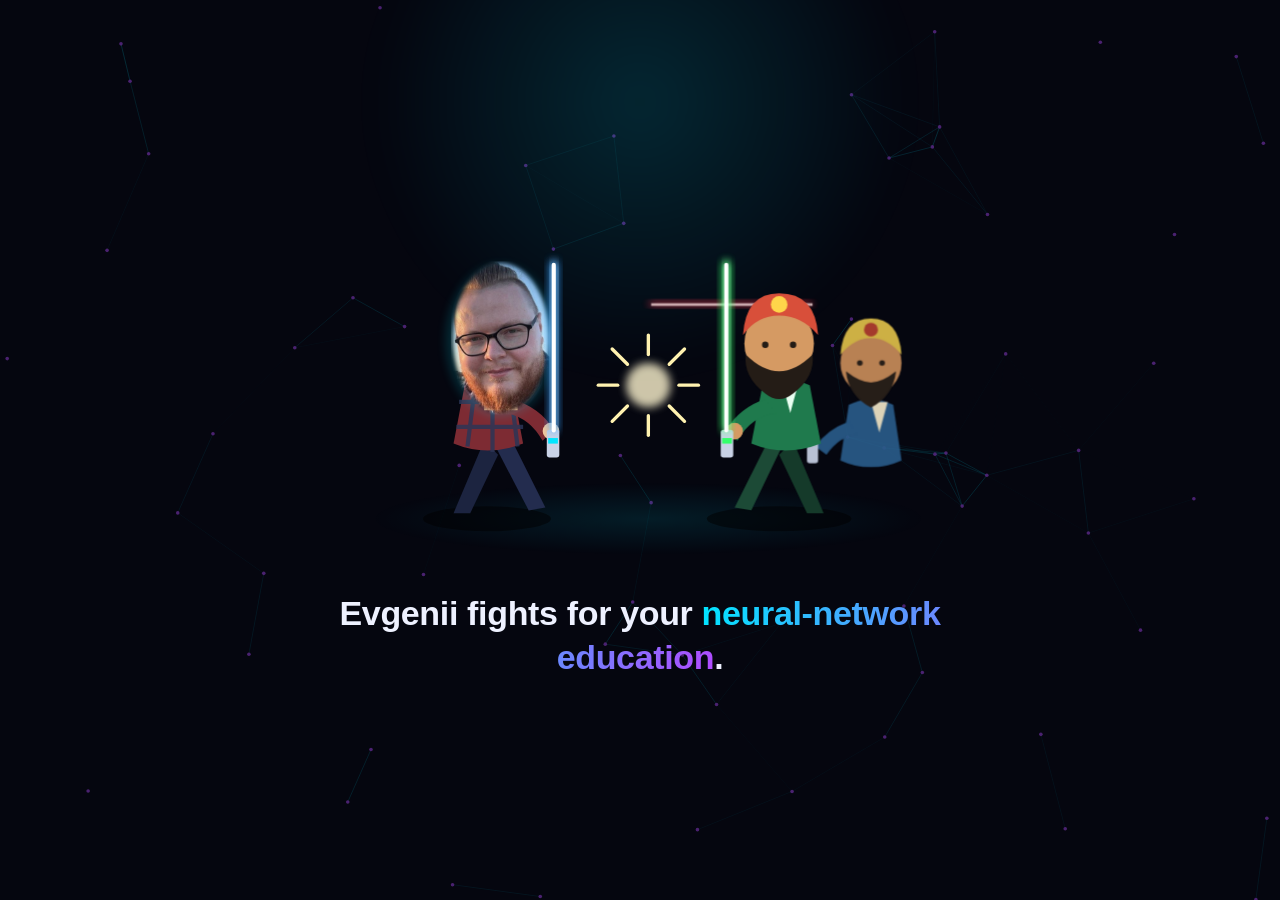
<file: index.html>
<!doctype html>
<html lang="en">
<head>
  <meta charset="utf-8" />
  <meta name="viewport" content="width=device-width, initial-scale=1" />
  <title>Evgenii · Neural Networks Guru</title>
  <style>
    :root {
      --bg: #05060f;
      --fg: #eef1ff;
      --accent: #00e5ff;
      --accent2: #b14bff;
      --saberA: #35a0ff;
      --saberB: #34ff6a;
      --saberC: #ff3b52;
    }
    * { box-sizing: border-box; margin: 0; padding: 0; }
    html, body { height: 100%; }
    body {
      font-family: -apple-system, BlinkMacSystemFont, "Segoe UI", Roboto, sans-serif;
      background: var(--bg);
      color: var(--fg);
      height: 100vh;
      overflow: hidden;
    }
    canvas#net { position: fixed; inset: 0; width: 100%; height: 100%; z-index: 0; opacity: 0.45; }
    .glow {
      position: fixed; z-index: 1; pointer-events: none;
      width: 60vmax; height: 60vmax; border-radius: 50%;
      top: -22vmax; left: 50%; transform: translateX(-50%);
      background: radial-gradient(closest-side, rgba(0,229,255,0.15), transparent 70%);
      filter: blur(20px);
    }
    .wrap {
      position: relative; z-index: 2;
      height: 100vh; width: 100%;
      display: flex; flex-direction: column;
      align-items: center; justify-content: center;
      gap: clamp(18px, 4vh, 44px);
      padding: 24px; text-align: center;
    }
    .stage { width: 100%; max-width: 640px; animation: fade 0.9s ease both; }
    .stage svg { display: block; width: 100%; height: auto; overflow: visible; }
    .line {
      font-size: clamp(20px, 3.4vw, 34px);
      font-weight: 600; letter-spacing: -0.01em; line-height: 1.3;
      max-width: 720px; animation: fade 0.9s ease 0.2s both;
    }
    .line .grad {
      background: linear-gradient(100deg, var(--accent), var(--accent2));
      -webkit-background-clip: text; background-clip: text; -webkit-text-fill-color: transparent;
    }

    @keyframes fade { from { opacity: 0; transform: translateY(14px); } to { opacity: 1; transform: none; } }

    .fighterL { animation: lunge 2.2s ease-in-out infinite; transform-origin: 120px 210px; }
    .fighterR { animation: lungeR 2.2s ease-in-out infinite; transform-origin: 320px 210px; }
    @keyframes lunge { 0%,100% { transform: translateX(0); } 45% { transform: translateX(14px); } }
    @keyframes lungeR { 0%,100% { transform: translateX(0); } 45% { transform: translateX(-14px); } }

    .saberL { animation: swingL 2.2s ease-in-out infinite; transform-origin: 168px 150px; }
    .saberR { animation: swingR 2.2s ease-in-out infinite; transform-origin: 300px 150px; }
    .saberR2 { animation: swingR2 2.2s ease-in-out infinite; transform-origin: 348px 158px; }
    @keyframes swingL { 0%,100% { transform: rotate(-24deg); } 45% { transform: rotate(6deg); } 55% { transform: rotate(4deg); } }
    @keyframes swingR { 0%,100% { transform: rotate(26deg); } 45% { transform: rotate(-6deg); } 55% { transform: rotate(-4deg); } }
    @keyframes swingR2 { 0%,100% { transform: rotate(38deg); } 50% { transform: rotate(10deg); } }

    .clash { transform-origin: 236px 118px; animation: clash 2.2s ease-in-out infinite; }
    @keyframes clash { 0%,38%,60%,100% { opacity: 0; transform: scale(0.4); } 45%,52% { opacity: 1; transform: scale(1); } }

    .blade { animation: flicker 0.12s steps(2) infinite; }
    @keyframes flicker { 50% { opacity: 0.88; } }

    @media (prefers-reduced-motion: reduce) {
      .fighterL, .fighterR, .saberL, .saberR, .saberR2, .clash, .blade { animation: none; }
    }
  </style>
</head>
<body>
  <canvas id="net"></canvas>
  <div class="glow"></div>

  <main class="wrap">
    <div class="stage" aria-label="Evgenii dueling with lightsabers">
      <svg viewBox="0 0 460 240" xmlns="http://www.w3.org/2000/svg">
        <defs>
          <linearGradient id="beard" x1="0" y1="0" x2="0" y2="1">
            <stop offset="0%" stop-color="#d98a4a"/><stop offset="100%" stop-color="#b25a25"/>
          </linearGradient>
          <linearGradient id="hair" x1="0" y1="0" x2="0" y2="1">
            <stop offset="0%" stop-color="#c9a066"/><stop offset="100%" stop-color="#9c7538"/>
          </linearGradient>
          <filter id="soft" x="-60%" y="-60%" width="220%" height="220%">
            <feGaussianBlur stdDeviation="3.2"/>
          </filter>
          <radialGradient id="floor" cx="50%" cy="50%" r="50%">
            <stop offset="0%" stop-color="rgba(0,229,255,0.10)"/>
            <stop offset="100%" stop-color="rgba(0,229,255,0)"/>
          </radialGradient>
        </defs>

        <ellipse cx="236" cy="214" rx="200" ry="26" fill="url(#floor)"/>
        <ellipse cx="120" cy="214" rx="46" ry="9" fill="rgba(0,0,0,0.5)"/>
        <ellipse cx="330" cy="214" rx="52" ry="9" fill="rgba(0,0,0,0.5)"/>

        <!-- ===================== EVGENII (left) ===================== -->
        <g class="fighterL">
          <path d="M118 158 L96 210 L108 210 L128 168 Z" fill="#1c2440"/>
          <path d="M124 158 L150 208 L162 206 L138 158 Z" fill="#232c4e"/>
          <path d="M104 118 Q120 110 138 118 L146 160 Q120 170 96 160 Z" fill="#7d2b33"/>
          <g stroke="#2c3556" stroke-width="3" opacity="0.85">
            <line x1="112" y1="114" x2="106" y2="162"/>
            <line x1="124" y1="112" x2="124" y2="166"/>
            <line x1="136" y1="114" x2="142" y2="162"/>
            <line x1="100" y1="130" x2="146" y2="130"/>
            <line x1="98" y1="148" x2="146" y2="148"/>
          </g>
          <path d="M118 116 L124 138 L130 116 Z" fill="#f4f6ff"/>
          <path d="M138 128 Q158 134 168 150 L160 158 Q150 140 132 138 Z" fill="#7d2b33"/>
          <circle cx="166" cy="151" r="6" fill="#f2c79c"/>
          <!-- South Park style: real photo head on the cartoon body -->
          <ellipse cx="130" cy="86" rx="40" ry="55" fill="rgba(0,229,255,0.14)" filter="url(#soft)"/>
          <rect x="118" y="120" width="24" height="16" fill="#f2c79c"/>
          <image href="face_cut.png" x="94" y="29" width="72" height="110" preserveAspectRatio="xMidYMid meet"/>
          <g class="saberL">
            <rect x="163" y="150" width="9" height="20" rx="2" fill="#c9d2e6"/>
            <rect x="164" y="156" width="7" height="4" fill="#00e5ff"/>
            <g class="blade">
              <rect x="166.5" y="30" width="3" height="122" rx="1.5" fill="#eaf6ff" filter="url(#soft)"/>
              <rect x="165" y="28" width="6" height="124" rx="3" fill="var(--saberA)" filter="url(#soft)" opacity="0.85"/>
              <rect x="166.5" y="30" width="3" height="122" rx="1.5" fill="#ffffff"/>
            </g>
          </g>
        </g>

        <!-- ===================== OPPONENTS (right) ===================== -->
        <g class="fighterR">
          <g transform="translate(24,4)" opacity="0.92">
            <path d="M356 128 Q372 120 388 128 L394 168 Q372 178 350 168 Z" fill="#2a5c8a"/>
            <path d="M372 126 L378 148 L384 126 Z" fill="#f0e6c8"/>
            <ellipse cx="372" cy="98" rx="22" ry="23" fill="#c98d5a"/>
            <path d="M350 92 Q352 66 372 66 Q392 66 394 92 Q384 80 372 80 Q360 80 350 92 Z" fill="#e0c04a"/>
            <circle cx="372" cy="74" r="5" fill="#b3402f"/>
            <path d="M354 104 Q356 122 372 130 Q388 122 390 104 Q380 112 372 112 Q364 112 354 104 Z" fill="#2a211a"/>
            <circle cx="364" cy="98" r="2" fill="#2a211a"/>
            <circle cx="380" cy="98" r="2" fill="#2a211a"/>
            <path d="M356 140 Q340 146 332 158 L340 164 Q350 150 362 150 Z" fill="#2a5c8a"/>
            <g class="saberR2">
              <rect x="326" y="154" width="8" height="16" rx="2" fill="#c9d2e6"/>
              <g class="blade">
                <rect x="212" y="54" width="118" height="3" rx="1.5" fill="var(--saberC)" filter="url(#soft)" opacity="0.85"/>
                <rect x="214" y="55.2" width="116" height="1.6" fill="#ffdede"/>
              </g>
            </g>
          </g>
        </g>

        <g class="fighterR">
          <path d="M340 158 L362 210 L350 210 L330 168 Z" fill="#153a2a"/>
          <path d="M334 158 L310 208 L298 206 L322 158 Z" fill="#1c4a36"/>
          <path d="M318 118 Q334 110 352 118 L360 160 Q334 170 310 160 Z" fill="#1f7a4d"/>
          <path d="M332 116 L338 138 L344 116 Z" fill="#eafff2"/>
          <rect x="328" y="98" width="16" height="14" rx="6" fill="#c98d5a"/>
          <ellipse cx="330" cy="88" rx="25" ry="26" fill="#d59a63"/>
          <path d="M304 82 Q306 52 330 52 Q356 52 358 82 Q346 68 330 68 Q314 68 304 82 Z" fill="#d84f3a"/>
          <circle cx="330" cy="60" r="6" fill="#ffd54a"/>
          <path d="M306 96 Q304 112 320 124 Q330 132 340 124 Q356 112 354 96 Q342 108 330 108 Q318 108 306 96 Z" fill="#241c16"/>
          <circle cx="320" cy="89" r="2.3" fill="#241c16"/>
          <circle cx="340" cy="89" r="2.3" fill="#241c16"/>
          <path d="M320 128 Q302 134 292 150 L300 158 Q310 140 328 138 Z" fill="#1f7a4d"/>
          <circle cx="298" cy="151" r="6" fill="#d59a63"/>
          <g class="saberR">
            <rect x="288" y="150" width="9" height="20" rx="2" fill="#c9d2e6"/>
            <rect x="289" y="156" width="7" height="4" fill="#34ff6a"/>
            <g class="blade">
              <rect x="290.5" y="30" width="3" height="122" rx="1.5" fill="#eafff0" filter="url(#soft)"/>
              <rect x="289" y="28" width="6" height="124" rx="3" fill="var(--saberB)" filter="url(#soft)" opacity="0.85"/>
              <rect x="290.5" y="30" width="3" height="122" rx="1.5" fill="#ffffff"/>
            </g>
          </g>
        </g>

        <g class="clash">
          <circle cx="236" cy="118" r="16" fill="#fff6d0" filter="url(#soft)" opacity="0.8"/>
          <g stroke="#fff2b0" stroke-width="2.4" stroke-linecap="round">
            <line x1="236" y1="96" x2="236" y2="82"/>
            <line x1="236" y1="140" x2="236" y2="154"/>
            <line x1="214" y1="118" x2="200" y2="118"/>
            <line x1="258" y1="118" x2="272" y2="118"/>
            <line x1="221" y1="103" x2="210" y2="92"/>
            <line x1="251" y1="103" x2="262" y2="92"/>
            <line x1="221" y1="133" x2="210" y2="144"/>
            <line x1="251" y1="133" x2="262" y2="144"/>
          </g>
        </g>
      </svg>
    </div>

    <p class="line">Evgenii fights for your <span class="grad">neural-network education</span>.</p>
  </main>

  <script>
    const c = document.getElementById('net'), x = c.getContext('2d');
    let w, h, nodes;
    function initNet() {
      w = c.width = window.innerWidth; h = c.height = window.innerHeight;
      const count = Math.min(80, Math.floor(w * h / 18000));
      nodes = Array.from({length: count}, () => ({
        x: Math.random() * w, y: Math.random() * h,
        vx: (Math.random() - 0.5) * 0.4, vy: (Math.random() - 0.5) * 0.4
      }));
    }
    function draw() {
      x.clearRect(0, 0, w, h);
      for (const n of nodes) {
        n.x += n.vx; n.y += n.vy;
        if (n.x < 0 || n.x > w) n.vx *= -1;
        if (n.y < 0 || n.y > h) n.vy *= -1;
      }
      for (let i = 0; i < nodes.length; i++)
        for (let j = i + 1; j < nodes.length; j++) {
          const a = nodes[i], b = nodes[j], d = Math.hypot(a.x - b.x, a.y - b.y);
          if (d < 130) { x.strokeStyle = `rgba(0,229,255,${(1 - d / 130) * 0.45})`; x.lineWidth = 1; x.beginPath(); x.moveTo(a.x, a.y); x.lineTo(b.x, b.y); x.stroke(); }
        }
      for (const n of nodes) { x.fillStyle = 'rgba(177,75,255,0.9)'; x.beginPath(); x.arc(n.x, n.y, 1.8, 0, Math.PI * 2); x.fill(); }
      requestAnimationFrame(draw);
    }
    window.addEventListener('resize', initNet);
    initNet(); draw();
  </script>
</body>
</html>
</file>
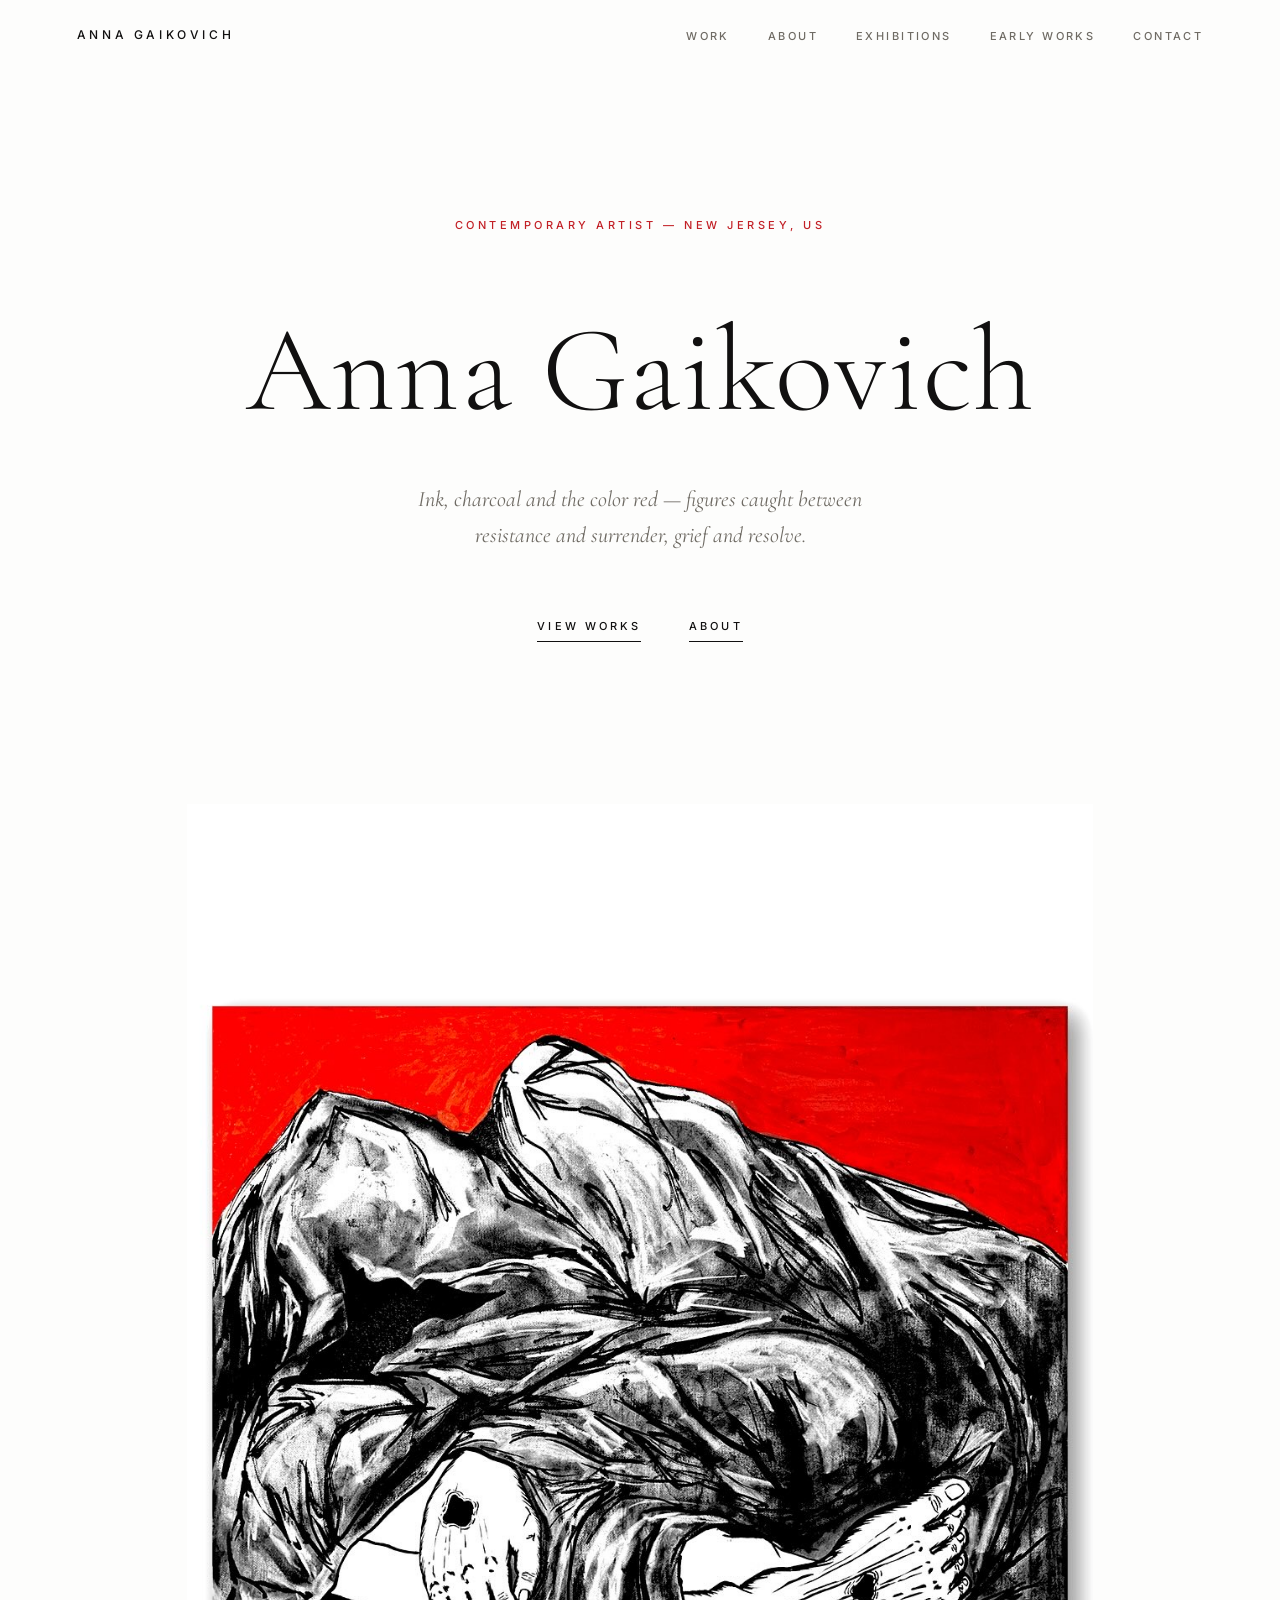
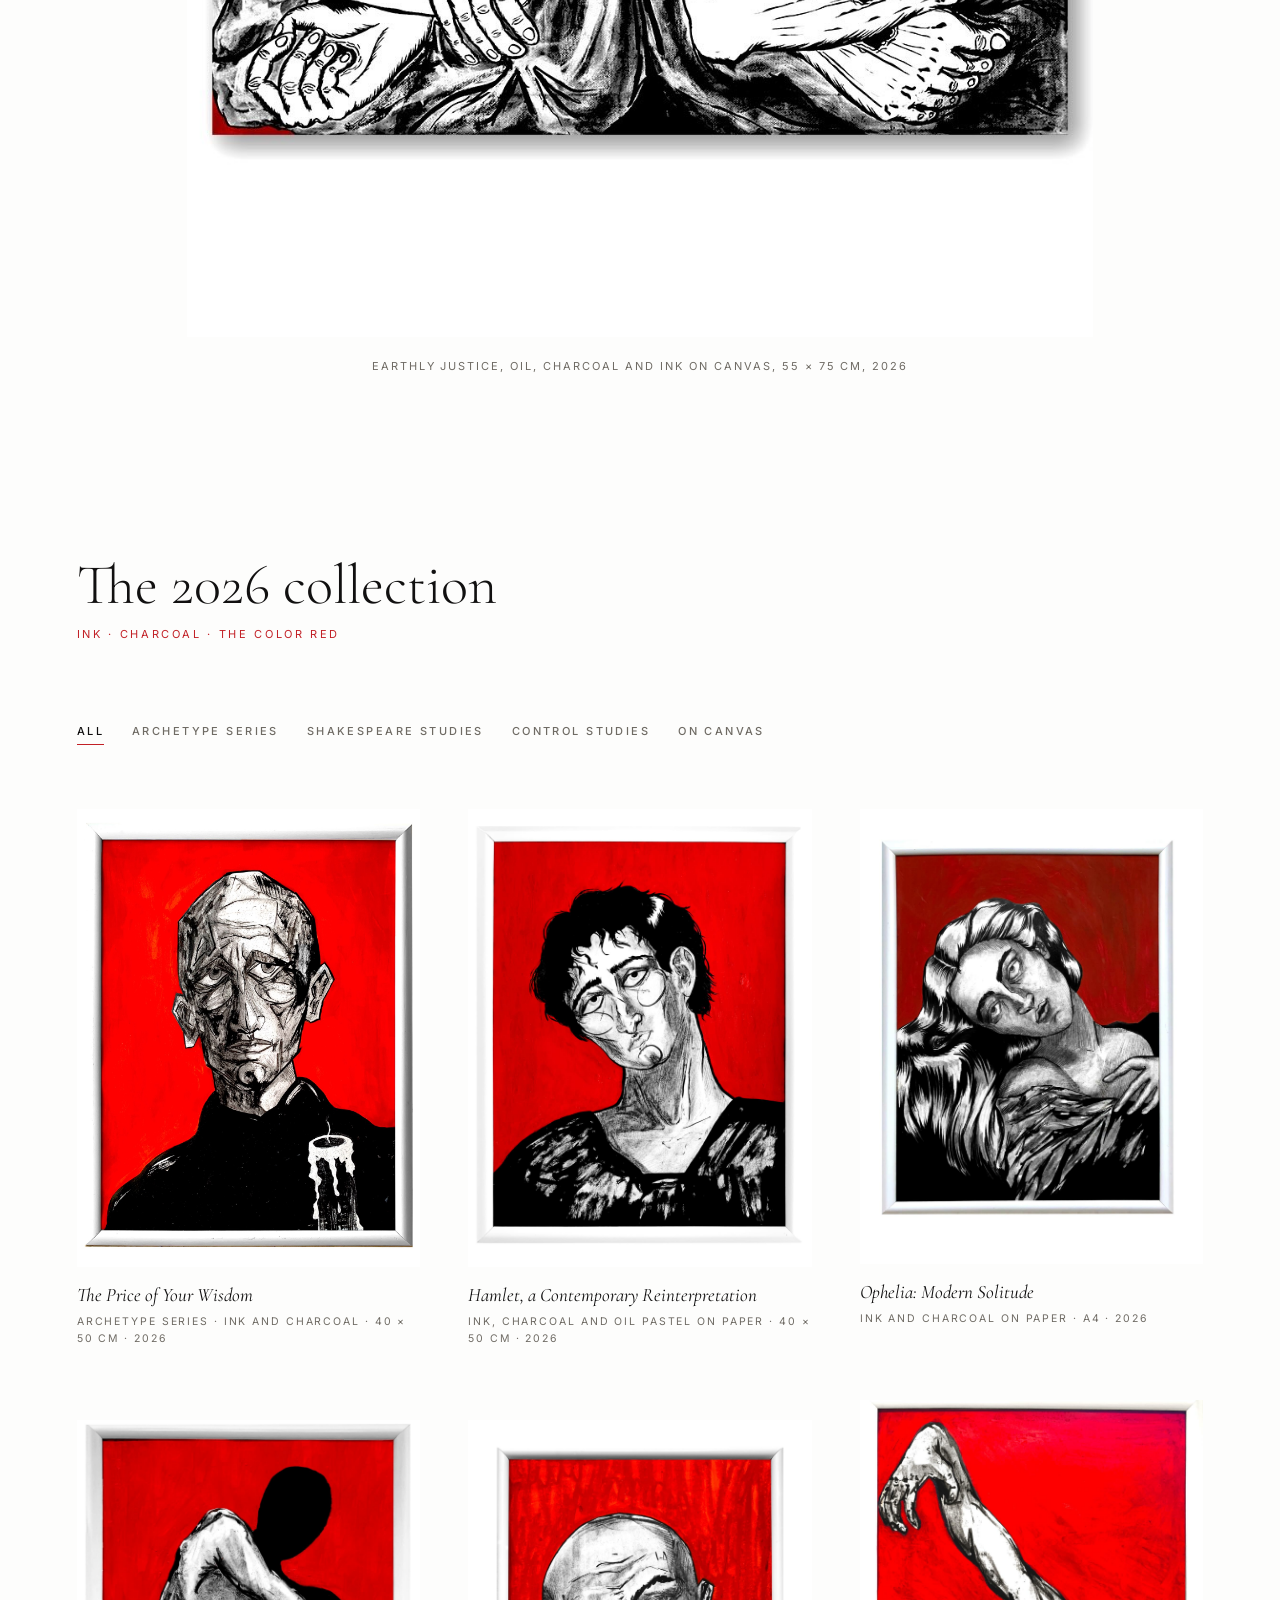
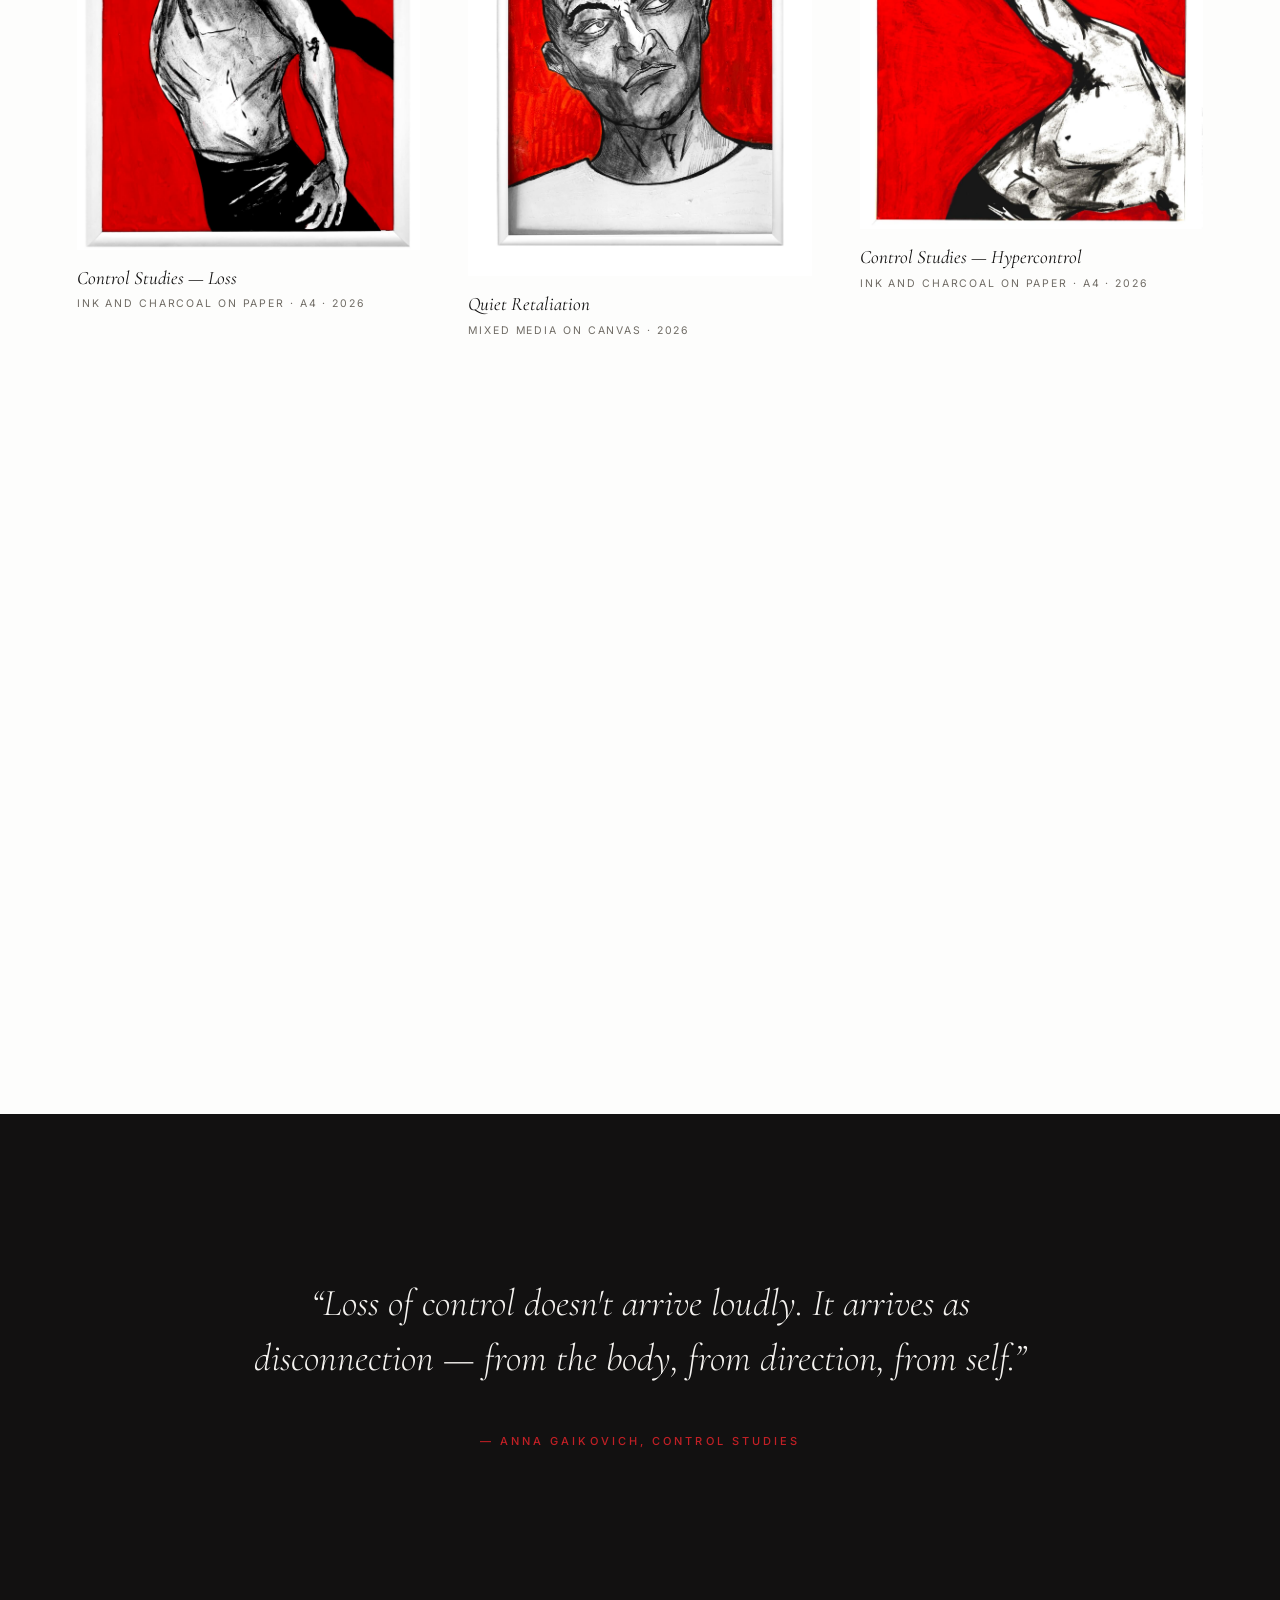
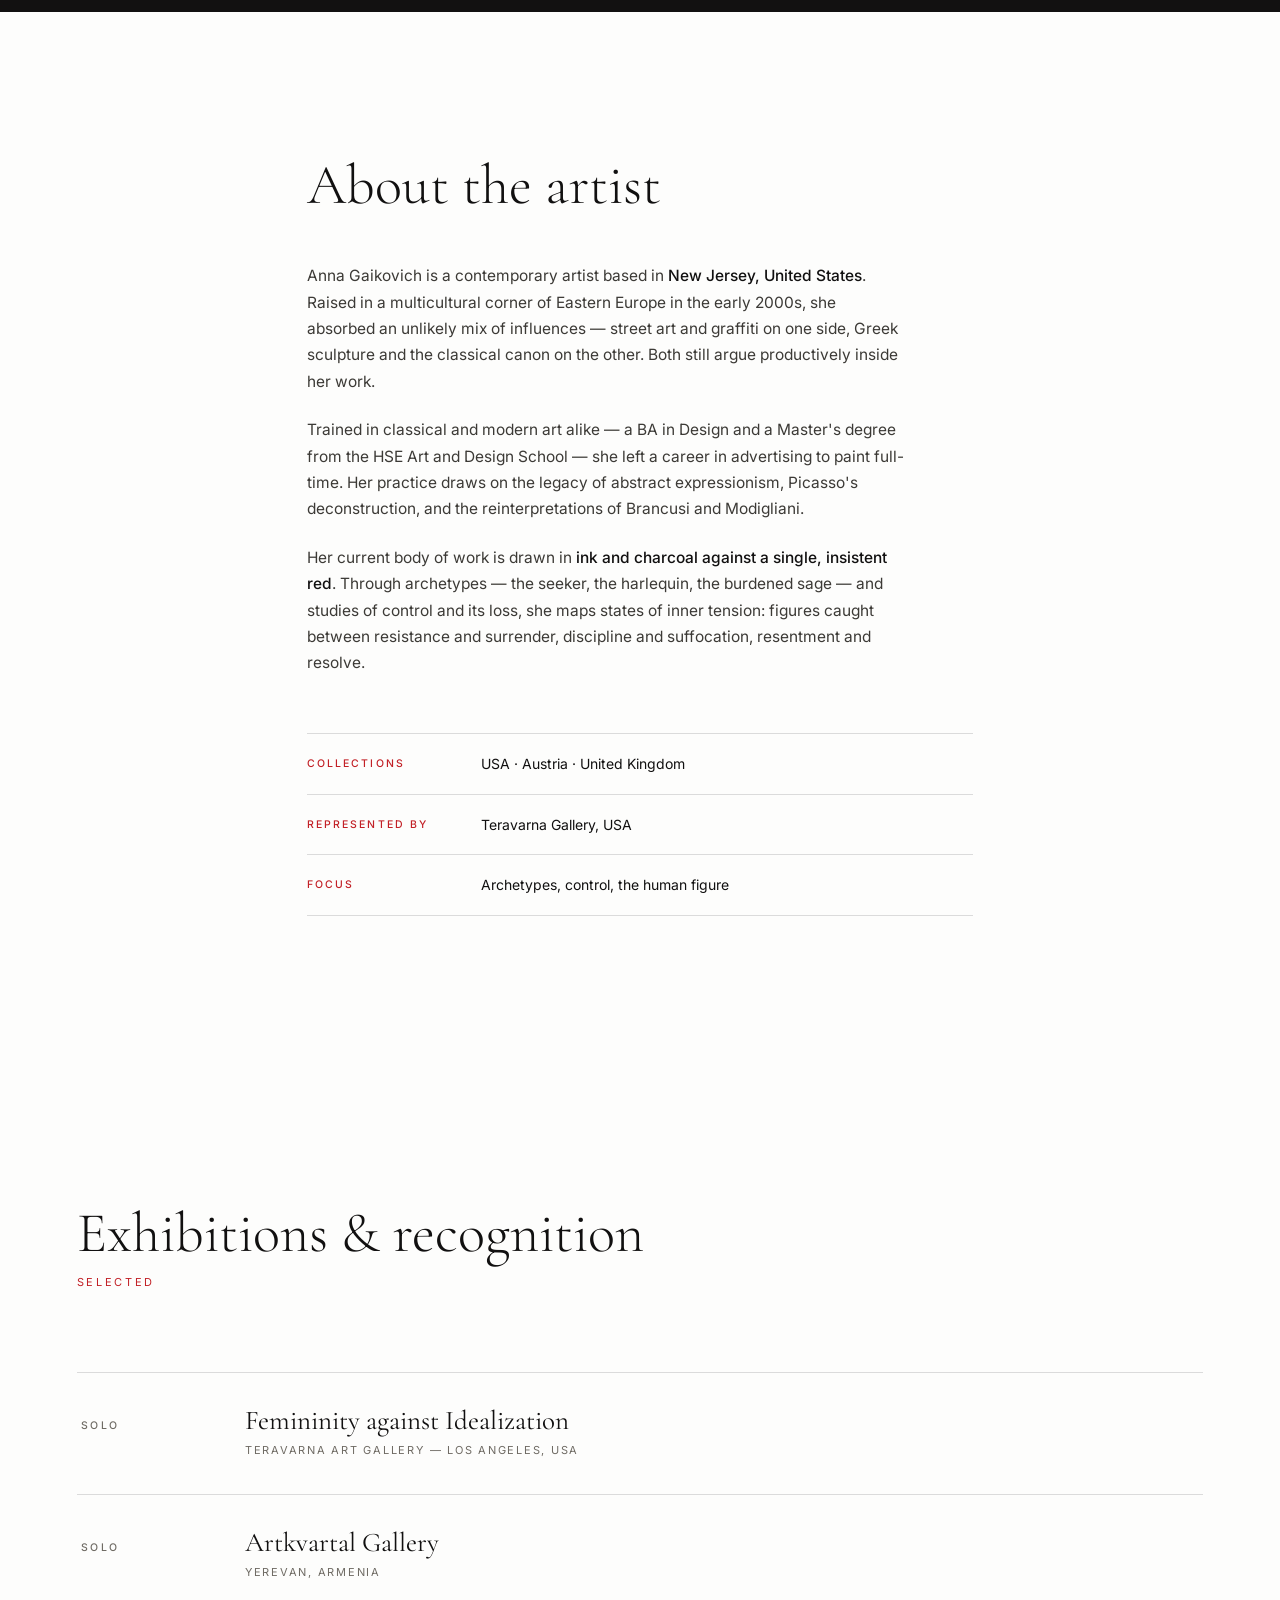
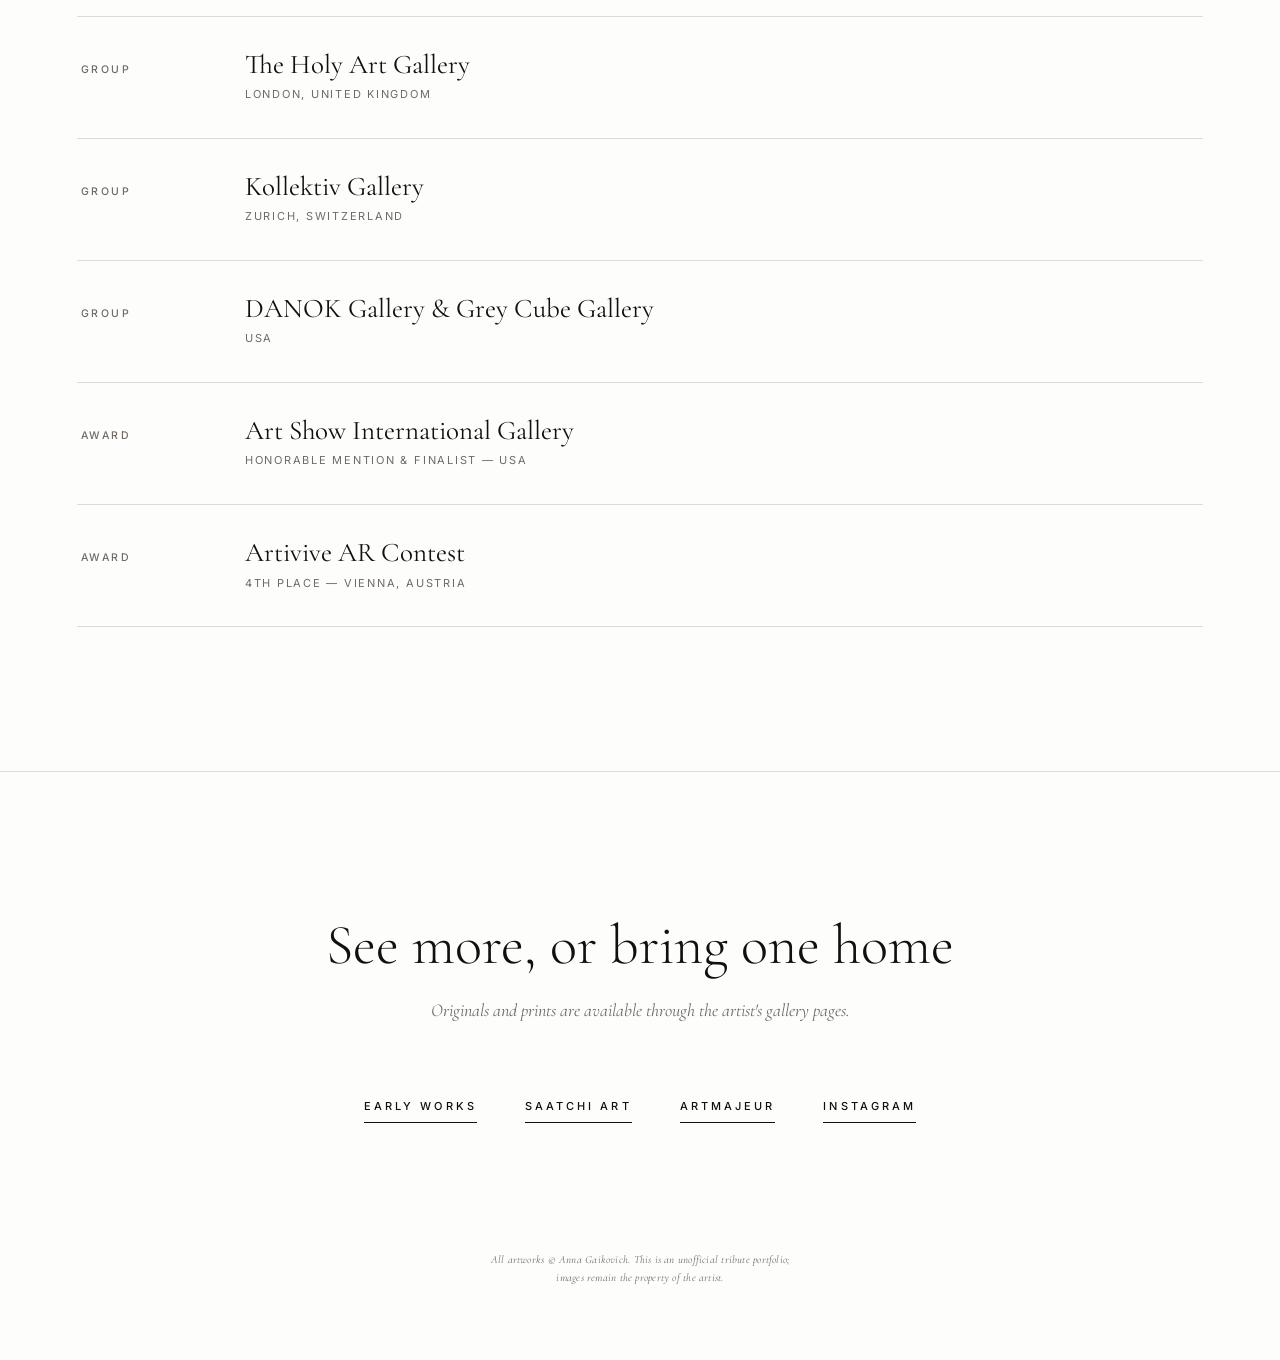
<file: anna-gaikovich/index.html>
<!DOCTYPE html>
<html lang="en">
<head>
<meta charset="UTF-8">
<meta name="viewport" content="width=device-width, initial-scale=1.0">
<title>Anna Gaikovich — Contemporary Artist</title>
<meta name="description" content="Anna Gaikovich is a contemporary figurative artist. Ink, charcoal and the color red — archetypes, control studies and portraits of inner tension.">
<link rel="preconnect" href="https://fonts.googleapis.com">
<link rel="preconnect" href="https://fonts.gstatic.com" crossorigin>
<link href="https://fonts.googleapis.com/css2?family=Cormorant+Garamond:ital,wght@0,300;0,400;0,500;1,300;1,400&family=Inter:wght@400;500&display=swap" rel="stylesheet">
<link rel="stylesheet" href="style.css">
</head>
<body>

<nav id="nav">
  <a class="nav-name" href="#top">Anna Gaikovich</a>
  <div class="nav-links">
    <a href="#work">Work</a>
    <a href="#about">About</a>
    <a href="#exhibitions">Exhibitions</a>
    <a href="early-works/">Early works</a>
    <a href="#contact">Contact</a>
  </div>
</nav>

<header class="hero" id="top">
  <p class="hero-kicker">Contemporary artist — New Jersey, US</p>
  <h1>Anna Gaikovich</h1>
  <p class="hero-line">Ink, charcoal and the color red — figures caught between resistance and surrender, grief and resolve.</p>
  <div class="hero-cta">
    <a href="#work">View works</a>
    <a href="#about">About</a>
  </div>
</header>

<figure class="hero-art">
  <img src="images/earthly-justice.jpg" alt="Earthly Justice — shrouded figure in ink and charcoal on a vivid red ground">
  <figcaption>Earthly Justice, oil, charcoal and ink on canvas, 55 × 75 cm, 2026</figcaption>
</figure>

<main>
<section id="work" class="section">
  <div class="section-head">
    <h2>The 2026 collection</h2>
    <p>Ink · charcoal · the color red</p>
  </div>

  <div class="filters" role="tablist" aria-label="Filter works by series">
    <button class="filter on" data-f="all">All</button>
    <button class="filter" data-f="archetype">Archetype series</button>
    <button class="filter" data-f="stage">Shakespeare studies</button>
    <button class="filter" data-f="control">Control studies</button>
    <button class="filter" data-f="canvas">On canvas</button>
  </div>

  <div class="grid" id="grid">
    <figure class="work" data-s="archetype" data-title="The Price of Your Wisdom" data-info="Archetype series · ink and charcoal · 40 × 50 cm · 2026" data-note="A figure immobilized by the gravity of knowing too much — a mind burdened not by age, but by the quiet, heavy tax of clarity.">
      <img src="images/price-of-your-wisdom.jpg" alt="The Price of Your Wisdom — gaunt charcoal portrait with a burning candle on red" loading="lazy">
    </figure>
    <figure class="work" data-s="control" data-title="Control Studies — Loss" data-info="Ink and charcoal on paper · A4 · 2026" data-note="Caught between resistance and surrender. There is no face — only a shadow where identity used to be.">
      <img src="images/control-loss.jpg" alt="Control Studies, Loss — a body collapsing into its own shadow on red" loading="lazy">
    </figure>
    <figure class="work" data-s="archetype" data-title="The Crying Harlequin" data-info="Archetype series · ink and charcoal · 40 × 50 cm · 2026" data-note="A private, profound grief beneath the jester's hat — its vibrant red the only color he has left.">
      <img src="images/crying-harlequin.jpg" alt="The Crying Harlequin — bowed jester with a red hat and ruff on black" loading="lazy">
    </figure>
    <figure class="work" data-s="stage" data-title="Hamlet, a Contemporary Reinterpretation" data-info="Ink, charcoal and oil pastel on paper · 40 × 50 cm · 2026" data-note="A hero standing at the boundary of two worlds — the human and the otherworldly — tormented by doubt. It is in his eyes where the tension must be felt.">
      <img src="images/hamlet.jpg" alt="Hamlet — dark-haired figure with a searching gaze on vivid red" loading="lazy">
    </figure>
    <figure class="work" data-s="canvas" data-title="Quiet Retaliation" data-info="Mixed media on canvas · 2026" data-note="The moment resentment begins to turn into resolve — the expression controlled, the patterned red behind it turbulent.">
      <img src="images/quiet-retaliation.jpg" alt="Quiet Retaliation — stern charcoal portrait on patterned red ground" loading="lazy">
    </figure>
    <figure class="work" data-s="archetype" data-title="The Seeker" data-info="Archetype series · ink and charcoal · 40 × 50 cm · 2026" data-note="A figure caught mid-ascent — not in body, but in longing. Like Rodin's figures straining toward the unreachable, this is a man mid-question.">
      <img src="images/seeker.jpg" alt="The Seeker — bald figure tilting his head upward against red" loading="lazy">
    </figure>
    <figure class="work" data-s="stage" data-title="Ophelia: Modern Solitude" data-info="Ink and charcoal on paper · A4 · 2026" data-note="A contemporary reimagining of Ophelia, suspended in a state of absolute detachment — physically present but spiritually elsewhere.">
      <img src="images/ophelia.jpg" alt="Ophelia — reclining figure with flowing hair, present yet absent, on red" loading="lazy">
    </figure>
    <figure class="work" data-s="control" data-title="Control Studies — Hypercontrol" data-info="Ink and charcoal on paper · A4 · 2026" data-note="Discipline taken too far — precision that becomes suffocation. This is not control; this is the fear of losing it.">
      <img src="images/control-hyper.jpg" alt="Control Studies, Hypercontrol — an elongated tense arm reaching inward on red" loading="lazy">
    </figure>
    <figure class="work" data-s="canvas" data-title="Earthly Justice" data-info="Oil, charcoal and ink on canvas · 55 × 75 cm · 2026" data-note="“So the last will be first, and the first will be last.” A distorted sense of morality — rules rewritten by those in power to suit their own ends.">
      <img src="images/earthly-justice.jpg" alt="Earthly Justice — shrouded figure with exposed hands and feet on red" loading="lazy">
    </figure>
  </div>
</section>

<section class="quote-band">
  <blockquote>
    “Loss of control doesn't arrive loudly. It arrives as disconnection — from the body, from direction, from self.”
    <cite>— Anna Gaikovich, Control Studies</cite>
  </blockquote>
</section>

<section id="about" class="section about">
  <div class="about-text">
    <h2>About the artist</h2>
    <p>Anna Gaikovich is a contemporary artist based in <strong>New Jersey, United States</strong>. Raised in a multicultural corner of Eastern Europe in the early 2000s, she absorbed an unlikely mix of influences — street art and graffiti on one side, Greek sculpture and the classical canon on the other. Both still argue productively inside her work.</p>
    <p>Trained in classical and modern art alike — a BA in Design and a Master's degree from the HSE Art and Design School — she left a career in advertising to paint full-time. Her practice draws on the legacy of abstract expressionism, Picasso's deconstruction, and the reinterpretations of Brancusi and Modigliani.</p>
    <p>Her current body of work is drawn in <strong>ink and charcoal against a single, insistent red</strong>. Through archetypes — the seeker, the harlequin, the burdened sage — and studies of control and its loss, she maps states of inner tension: figures caught between resistance and surrender, discipline and suffocation, resentment and resolve.</p>
    <ul class="facts">
      <li><span>Collections</span>USA · Austria · United Kingdom</li>
      <li><span>Represented by</span>Teravarna Gallery, USA</li>
      <li><span>Focus</span>Archetypes, control, the human figure</li>
    </ul>
  </div>
</section>

<section id="exhibitions" class="section">
  <div class="section-head">
    <h2>Exhibitions &amp; recognition</h2>
    <p>Selected</p>
  </div>
  <ol class="exlist">
    <li><span class="ex-type">Solo</span><div><h3>Femininity against Idealization</h3><p>Teravarna Art Gallery — Los Angeles, USA</p></div></li>
    <li><span class="ex-type">Solo</span><div><h3>Artkvartal Gallery</h3><p>Yerevan, Armenia</p></div></li>
    <li><span class="ex-type">Group</span><div><h3>The Holy Art Gallery</h3><p>London, United Kingdom</p></div></li>
    <li><span class="ex-type">Group</span><div><h3>Kollektiv Gallery</h3><p>Zurich, Switzerland</p></div></li>
    <li><span class="ex-type">Group</span><div><h3>DANOK Gallery &amp; Grey Cube Gallery</h3><p>USA</p></div></li>
    <li><span class="ex-type">Award</span><div><h3>Art Show International Gallery</h3><p>Honorable Mention &amp; Finalist — USA</p></div></li>
    <li><span class="ex-type">Award</span><div><h3>Artivive AR Contest</h3><p>4th place — Vienna, Austria</p></div></li>
  </ol>
</section>

<footer id="contact">
  <h2>See more, or bring one home</h2>
  <p>Originals and prints are available through the artist's gallery pages.</p>
  <div class="foot-links">
    <a href="early-works/">Early works</a>
    <a href="https://www.saatchiart.com/gaikovichanna" target="_blank" rel="noopener">Saatchi Art</a>
    <a href="https://www.artmajeur.com/anna-gaikovich/en" target="_blank" rel="noopener">ArtMajeur</a>
    <a href="https://www.instagram.com/artist_gaikovich/" target="_blank" rel="noopener">Instagram</a>
  </div>
  <p class="colophon">All artworks © Anna Gaikovich. This is an unofficial tribute portfolio; images remain the property of the artist.</p>
</footer>
</main>

<div class="lightbox" id="lb" aria-hidden="true" role="dialog" aria-label="Artwork viewer">
  <button class="lb-x" id="lb-x" aria-label="Close">×</button>
  <button class="lb-nav lb-prev" id="lb-prev" aria-label="Previous">‹</button>
  <figure>
    <img id="lb-img" alt="">
    <figcaption>
      <h3 id="lb-title"></h3>
      <p id="lb-info"></p>
      <p id="lb-note" class="lb-note"></p>
    </figcaption>
  </figure>
  <button class="lb-nav lb-next" id="lb-next" aria-label="Next">›</button>
</div>

<script src="script.js"></script>
</body>
</html>
</file>
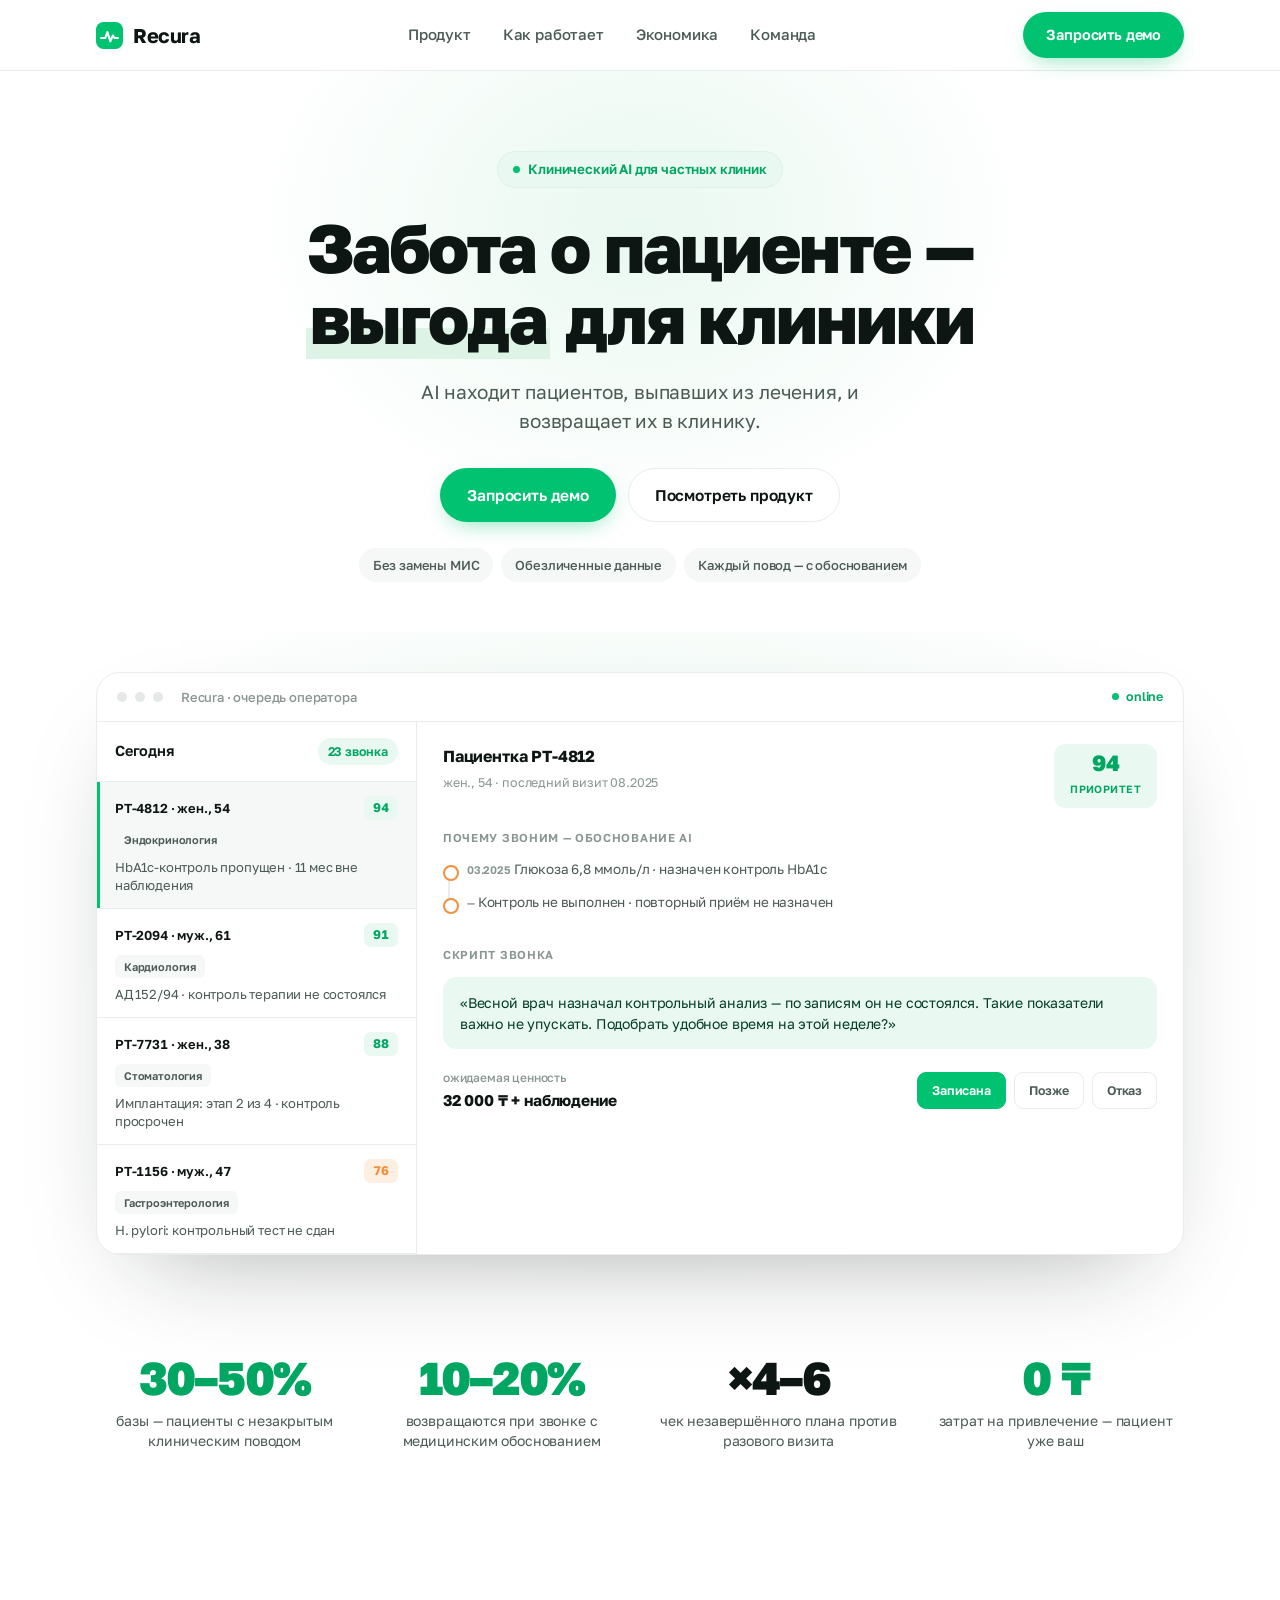
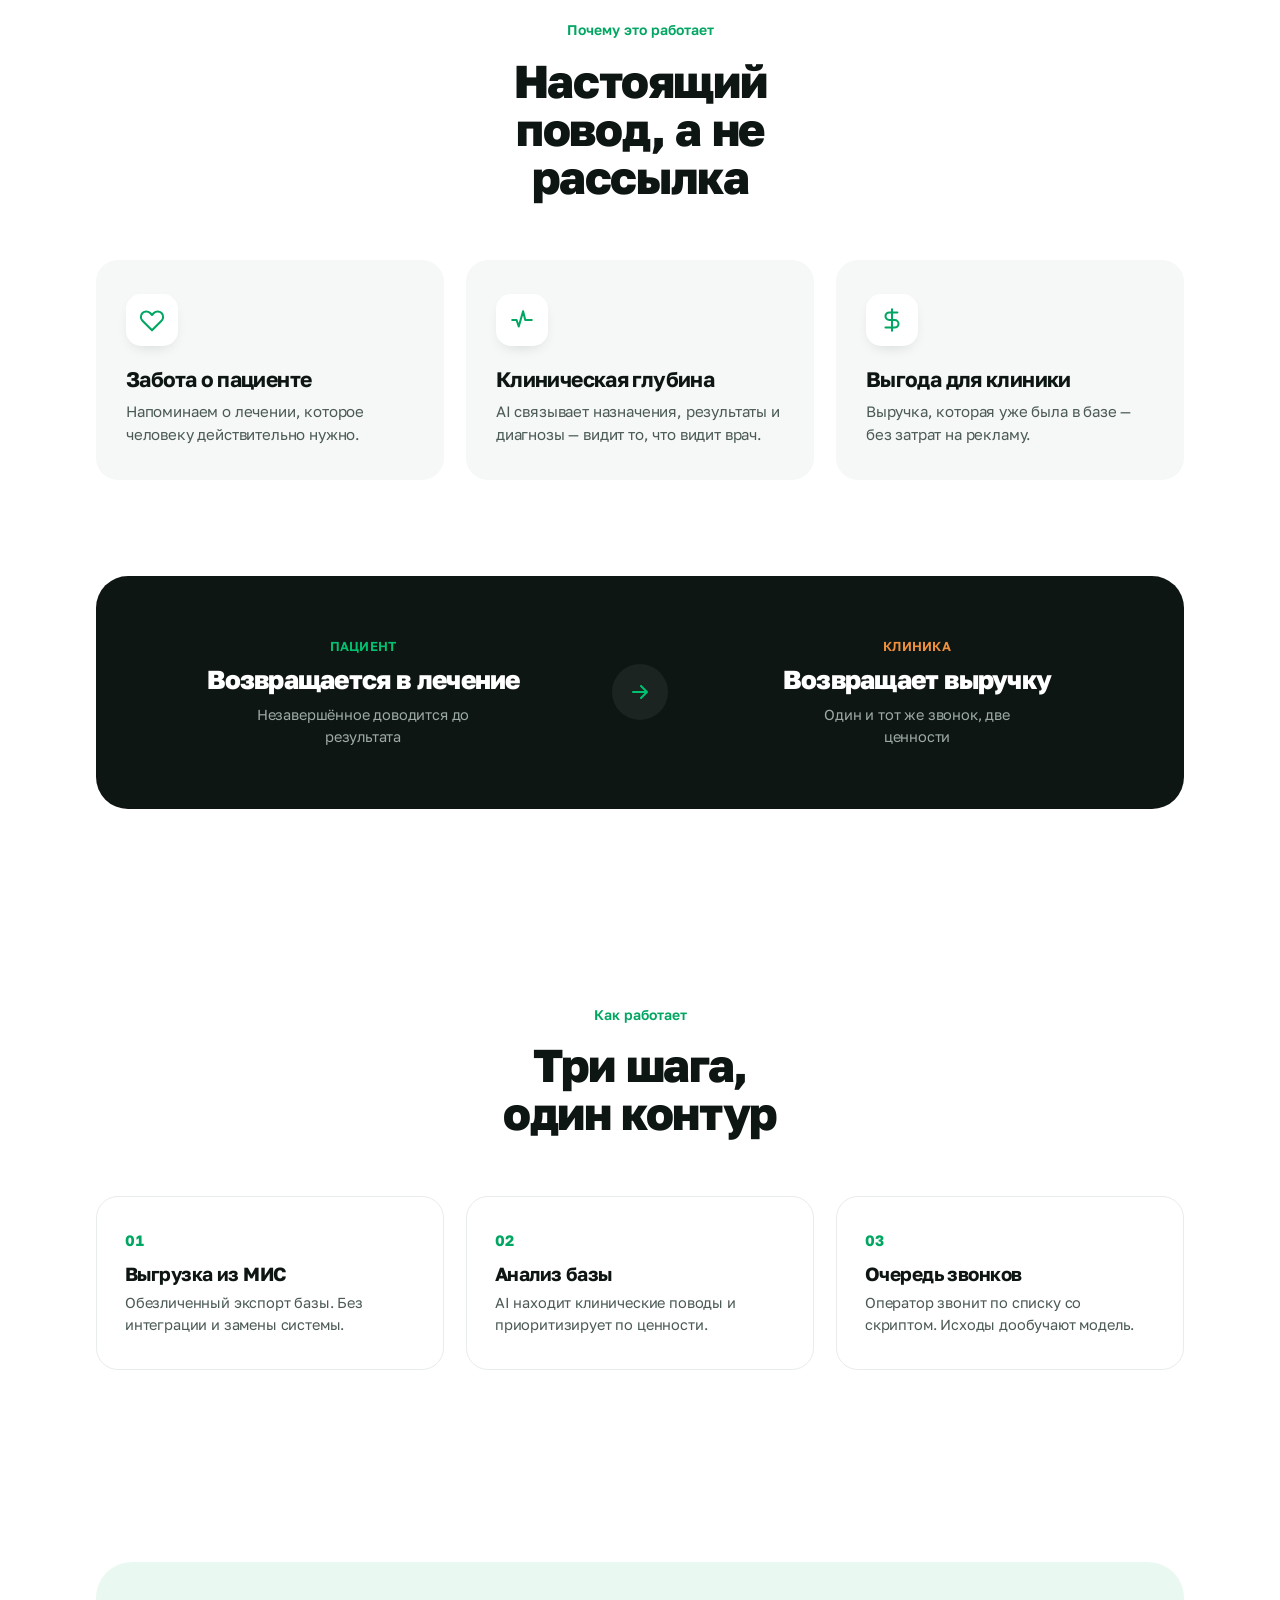
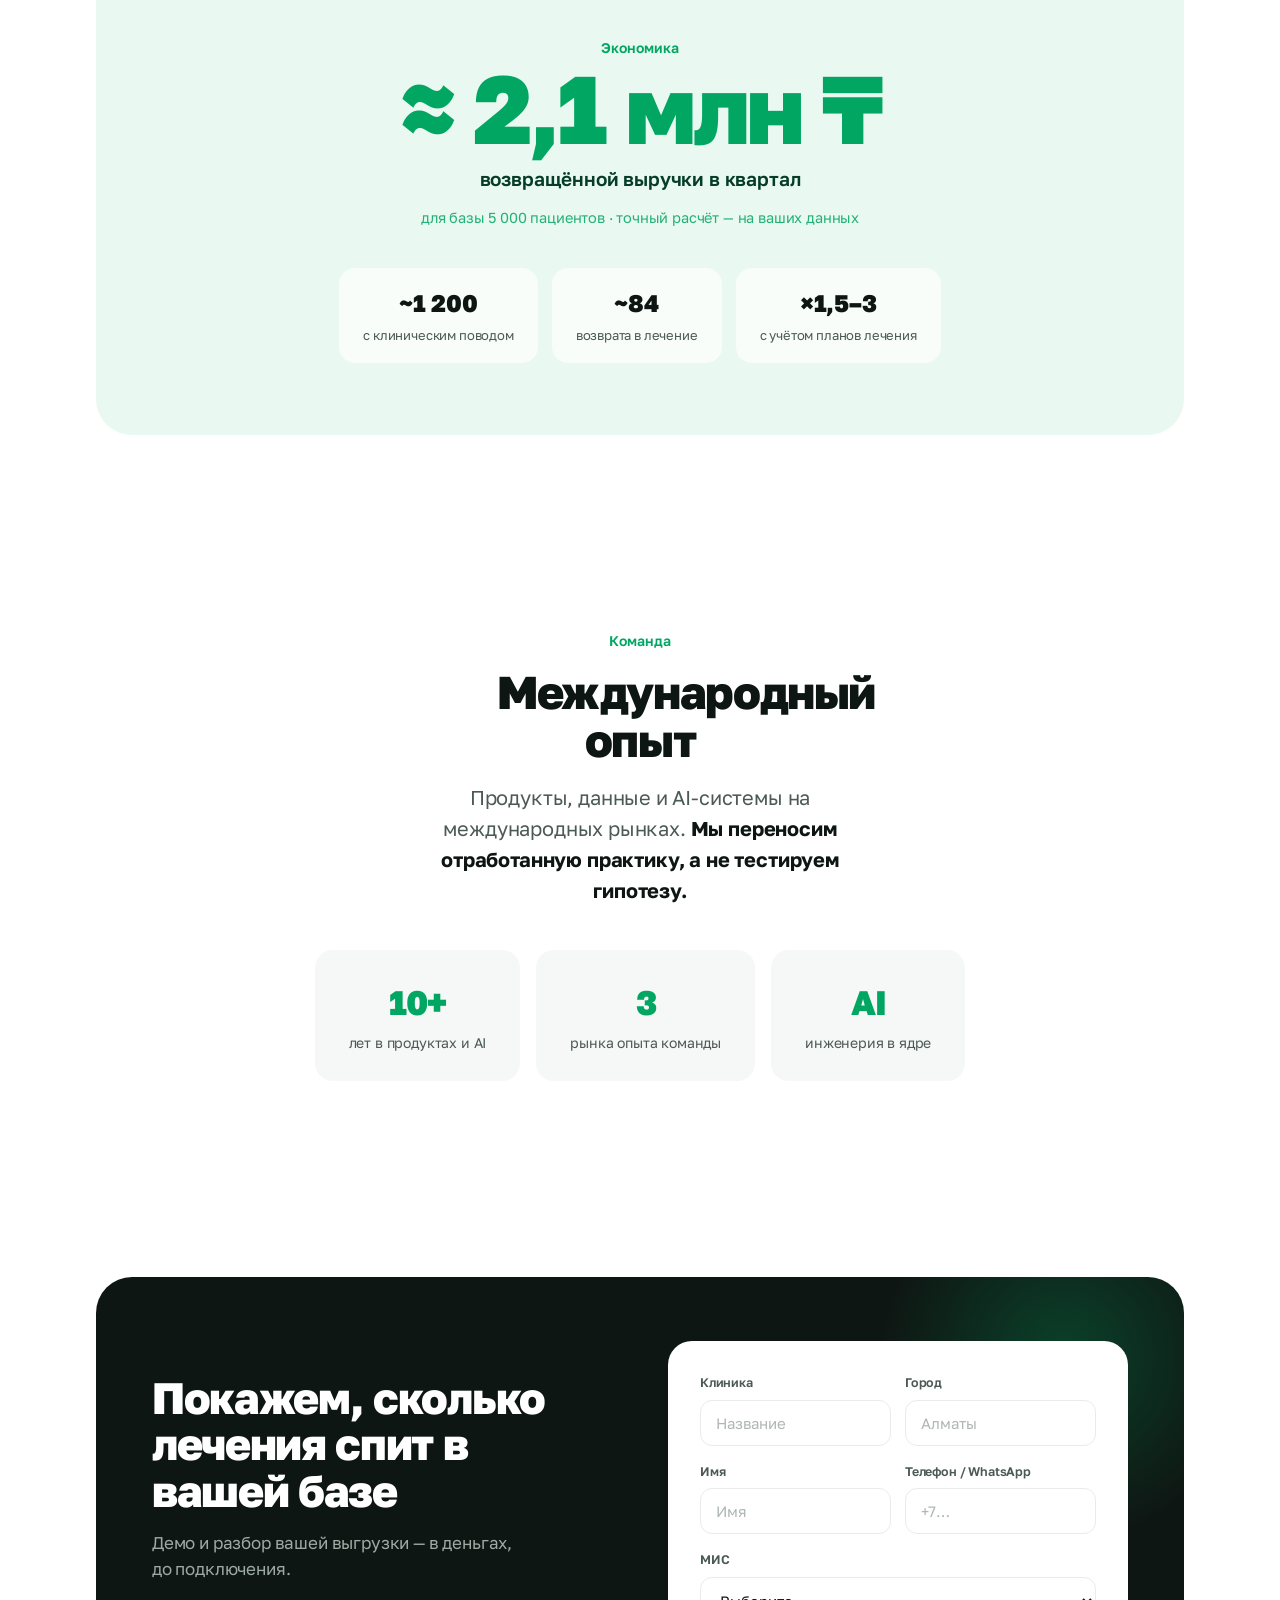
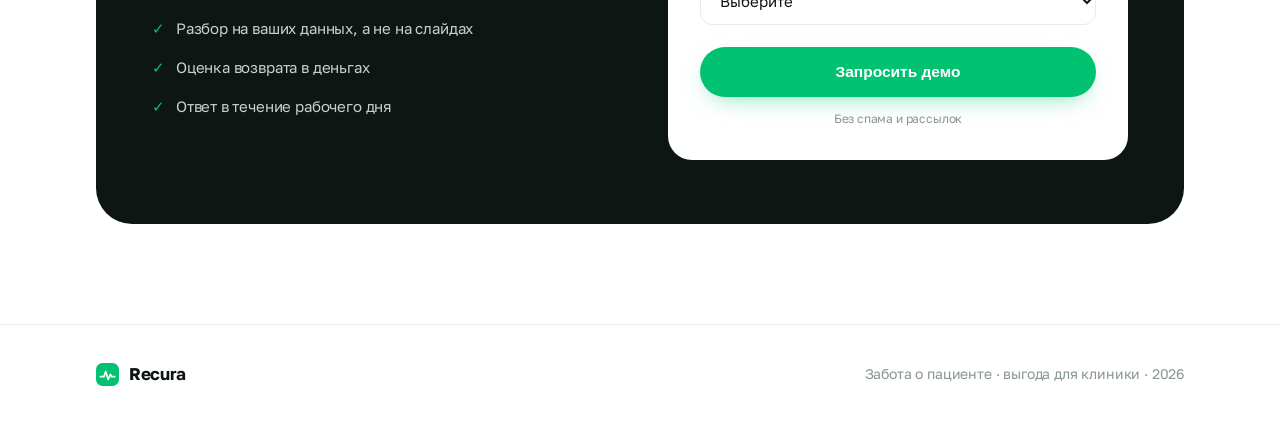
<file: clinic-recall/index.html>
<!DOCTYPE html>
<html lang="ru">
<head>
<meta charset="utf-8">
<meta name="viewport" content="width=device-width, initial-scale=1">
<title>Recura — AI возвращает пациентов в лечение</title>
<meta name="description" content="Recura читает базу пациентов клиники как врач: находит незавершённое лечение и просроченные контроли, превращая их в ежедневную очередь звонков. Забота о пациенте — выгода для клиники.">
<meta property="og:title" content="Recura — забота о пациенте, выгода для клиники">
<meta property="og:description" content="Клинический AI находит пациентов, выпавших из лечения, и возвращает их в клинику.">
<meta property="og:type" content="website">
<link rel="icon" href="data:image/svg+xml,%3Csvg xmlns='http://www.w3.org/2000/svg' viewBox='0 0 32 32'%3E%3Crect width='32' height='32' rx='9' fill='%2300C271'/%3E%3Cpath d='M6 19 L11 19 L13.5 12 L17 23 L20 16 L22 19 L26 19' stroke='%23fff' stroke-width='2.4' fill='none' stroke-linecap='round' stroke-linejoin='round'/%3E%3C/svg%3E">
<link rel="preconnect" href="https://fonts.googleapis.com">
<link rel="preconnect" href="https://fonts.gstatic.com" crossorigin>
<link href="https://fonts.googleapis.com/css2?family=Golos+Text:wght@400;500;600;700;800&display=swap" rel="stylesheet">
<style>
  :root{
    --bg:#FFFFFF;
    --bg-soft:#F5F8F6;
    --mint:#E9F8F0;
    --mint-2:#DCF3E6;
    --ink:#0E1613;
    --body:#4C5A54;
    --dim:#899690;
    --line:#E8ECEA;
    --acc:#00C271;
    --acc-deep:#00A661;
    --acc-ink:#053D28;
    --warn:#F1913D;
    --r:22px;
    --maxw:1140px;
  }
  *{box-sizing:border-box}
  html{scroll-behavior:smooth}
  body{
    margin:0;background:var(--bg);color:var(--ink);
    font-family:"Golos Text",-apple-system,BlinkMacSystemFont,sans-serif;
    font-size:17px;line-height:1.55;-webkit-font-smoothing:antialiased;letter-spacing:-.01em;
  }
  h1,h2,h3{margin:0;font-weight:700;letter-spacing:-.03em;line-height:1.05}
  p{margin:0}
  a{color:inherit;text-decoration:none}
  .wrap{max-width:var(--maxw);margin:0 auto;padding:0 26px}
  .eyebrow{font-size:14px;font-weight:600;color:var(--acc-deep);letter-spacing:0}
  .mk{background:linear-gradient(transparent 62%,var(--mint-2) 62%);padding:0 .06em}
  .num-accent{color:var(--acc-deep)}
  .btn{display:inline-flex;align-items:center;gap:9px;font-weight:600;font-size:15.5px;padding:14px 26px;border-radius:100px;cursor:pointer;border:1px solid transparent;transition:transform .15s,background .2s,box-shadow .2s,border-color .2s}
  .btn-acc{background:var(--acc);color:#fff;box-shadow:0 8px 24px -10px rgba(0,194,113,.6)}
  .btn-acc:hover{background:var(--acc-deep);transform:translateY(-1px)}
  .btn-ghost{background:#fff;color:var(--ink);border-color:var(--line)}
  .btn-ghost:hover{border-color:var(--ink)}

  /* NAV */
  header.nav{position:sticky;top:0;z-index:60;background:rgba(255,255,255,.85);backdrop-filter:blur(12px);border-bottom:1px solid var(--line)}
  .nav-in{display:flex;align-items:center;justify-content:space-between;height:70px}
  .logo{display:flex;align-items:center;gap:10px;font-weight:700;font-size:20px;letter-spacing:-.02em}
  .nav-links{display:flex;gap:32px}
  .nav-links a{font-size:15px;color:var(--body);font-weight:500;transition:color .2s}
  .nav-links a:hover{color:var(--ink)}
  .nav .btn{padding:11px 22px;font-size:14.5px}

  /* HERO */
  .hero{padding:80px 0 40px;text-align:center;position:relative;overflow:hidden}
  .hero::before{content:"";position:absolute;top:-200px;left:50%;transform:translateX(-50%);width:900px;height:700px;background:radial-gradient(ellipse at center,var(--mint) 0%,transparent 62%);z-index:-1}
  .pill{display:inline-flex;align-items:center;gap:8px;font-size:13.5px;font-weight:600;color:var(--acc-deep);background:var(--mint);border:1px solid var(--mint-2);padding:7px 15px;border-radius:100px}
  .pill .d{width:7px;height:7px;border-radius:50%;background:var(--acc)}
  .hero h1{font-size:clamp(38px,6vw,68px);margin:24px auto 0;max-width:16ch;font-weight:800}
  .hero .lead{color:var(--body);font-size:19px;max-width:44ch;margin:22px auto 0}
  .cta-row{display:flex;gap:12px;justify-content:center;margin-top:32px;flex-wrap:wrap}
  .hero-tags{display:flex;gap:8px;justify-content:center;margin-top:26px;flex-wrap:wrap}
  .tag{font-size:13px;font-weight:500;color:var(--body);background:var(--bg-soft);padding:7px 14px;border-radius:100px}

  /* APP MOCK */
  .stage{padding:50px 0 30px}
  .stage-in{position:relative}
  .stage-in::before{content:"";position:absolute;inset:-40px -10px;background:radial-gradient(ellipse at 50% 40%,var(--mint) 0%,transparent 70%);z-index:-1}
  .app{background:#fff;border:1px solid var(--line);border-radius:24px;overflow:hidden;box-shadow:0 40px 100px -50px rgba(14,22,19,.4)}
  .app-bar{display:flex;align-items:center;gap:8px;padding:14px 20px;border-bottom:1px solid var(--line)}
  .app-bar .dot{width:10px;height:10px;border-radius:50%;background:#E4E9E6}
  .app-bar .t{margin-left:10px;font-size:13px;color:var(--dim);font-weight:500}
  .app-bar .live{margin-left:auto;font-size:12.5px;color:var(--acc-deep);font-weight:600;display:flex;align-items:center;gap:7px}
  .app-bar .live::before{content:"";width:7px;height:7px;border-radius:50%;background:var(--acc);box-shadow:0 0 0 0 rgba(0,194,113,.5);animation:blip 2s infinite}
  @keyframes blip{0%{box-shadow:0 0 0 0 rgba(0,194,113,.5)}70%{box-shadow:0 0 0 7px rgba(0,194,113,0)}100%{box-shadow:0 0 0 0 rgba(0,194,113,0)}}
  .app-body{display:grid;grid-template-columns:320px 1fr}
  .qp{border-right:1px solid var(--line)}
  .qp-head{display:flex;justify-content:space-between;align-items:center;padding:16px 18px;border-bottom:1px solid var(--line)}
  .qp-head .t{font-weight:600;font-size:14.5px}
  .qp-head .c{font-size:12.5px;font-weight:600;color:var(--acc-deep);background:var(--mint);padding:4px 10px;border-radius:100px}
  .qi{padding:14px 18px;border-bottom:1px solid var(--line);text-align:left}
  .qi.on{background:var(--bg-soft);box-shadow:inset 3px 0 0 var(--acc)}
  .qi .top{display:flex;justify-content:space-between;align-items:center;gap:10px}
  .qi .id{font-size:13px;font-weight:600;font-variant-numeric:tabular-nums}
  .qi .sc{font-size:12.5px;font-weight:700;padding:2px 9px;border-radius:7px;font-variant-numeric:tabular-nums}
  .sc-hi{color:var(--acc-deep);background:var(--mint)}
  .sc-md{color:var(--warn);background:#FDF0E2}
  .qi .chip{display:inline-block;font-size:11px;font-weight:600;color:var(--body);background:var(--bg-soft);padding:3px 9px;border-radius:6px;margin-top:8px}
  .qi .r{font-size:13px;color:var(--body);margin-top:7px;line-height:1.4}
  .dp{padding:22px 26px}
  .dp-head{display:flex;justify-content:space-between;align-items:flex-start;gap:14px}
  .dp-head .id{font-size:16px;font-weight:700}
  .dp-head .sub{font-size:12.5px;color:var(--dim);margin-top:4px}
  .prio{text-align:center;background:var(--mint);border-radius:12px;padding:8px 16px}
  .prio b{display:block;font-size:22px;font-weight:800;color:var(--acc-deep);line-height:1}
  .prio span{font-size:10.5px;color:var(--acc-deep);font-weight:600;letter-spacing:.04em}
  .dp-label{font-size:11.5px;font-weight:600;color:var(--dim);letter-spacing:.06em;text-transform:uppercase;margin:22px 0 12px}
  .tl{list-style:none;margin:0;padding:0;position:relative}
  .tl::before{content:"";position:absolute;left:5px;top:6px;bottom:14px;width:2px;background:var(--line)}
  .tl li{position:relative;padding:0 0 13px 24px;font-size:13.5px;color:var(--body);line-height:1.45}
  .tl li::before{content:"";position:absolute;left:0;top:5px;width:12px;height:12px;border-radius:50%;background:#fff;border:2px solid #D6DDD9}
  .tl li.warn::before{border-color:var(--warn)}
  .tl li.done{color:var(--ink);font-weight:600}
  .tl li.done::before{border-color:var(--acc);background:var(--acc)}
  .tl .dt{font-size:11px;color:var(--dim);font-weight:600;font-variant-numeric:tabular-nums}
  .script{background:var(--mint);border-radius:14px;padding:15px 17px;font-size:14px;color:var(--acc-ink);line-height:1.5}
  .dp-foot{display:flex;justify-content:space-between;align-items:center;gap:14px;margin-top:20px;flex-wrap:wrap}
  .val{font-size:12px;color:var(--dim);font-weight:500}
  .val b{display:block;color:var(--ink);font-size:15.5px;font-weight:700}
  .ocs{display:flex;gap:8px}
  .oc{font-size:12.5px;font-weight:600;padding:8px 14px;border-radius:9px;border:1px solid var(--line);color:var(--body)}
  .oc.on{background:var(--acc);color:#fff;border-color:var(--acc)}

  /* STATS */
  .stats{padding:70px 0}
  .stats-in{display:grid;grid-template-columns:repeat(4,1fr);gap:20px}
  .st{text-align:center}
  .st .n{font-size:46px;font-weight:800;letter-spacing:-.04em;line-height:1}
  .st .n.g{color:var(--acc-deep)}
  .st .l{font-size:14px;color:var(--body);margin-top:10px;line-height:1.4}

  /* SECTIONS */
  section{padding:96px 0}
  .head{text-align:center;max-width:22ch;margin:0 auto}
  .head h2{font-size:clamp(30px,4vw,46px);font-weight:800;margin-top:14px}
  .head.wide{max-width:30ch}

  /* VALUE TRIO */
  .trio{display:grid;grid-template-columns:repeat(3,1fr);gap:22px;margin-top:58px}
  .card{background:var(--bg-soft);border-radius:var(--r);padding:34px 30px}
  .card .ic{width:52px;height:52px;border-radius:15px;background:#fff;display:grid;place-items:center;color:var(--acc-deep);box-shadow:0 6px 16px -8px rgba(14,22,19,.2)}
  .card h3{font-size:21px;margin:22px 0 10px;font-weight:700}
  .card p{font-size:15px;color:var(--body)}

  /* NARRATIVE STRIP */
  .flow{background:var(--ink);color:#EAF0ED;border-radius:32px;padding:60px 48px;margin-top:0;display:grid;grid-template-columns:1fr auto 1fr;gap:30px;align-items:center;text-align:center}
  .flow .node .k{font-size:13px;font-weight:600;letter-spacing:.02em}
  .flow .node.p .k{color:var(--acc)}
  .flow .node.c .k{color:var(--warn)}
  .flow .node h3{font-size:26px;margin-top:10px;font-weight:800;color:#fff}
  .flow .node p{font-size:14.5px;color:#9DAAA4;margin-top:10px;max-width:26ch;margin-left:auto;margin-right:auto}
  .flow .arrow{width:56px;height:56px;border-radius:50%;background:rgba(255,255,255,.06);display:grid;place-items:center;color:var(--acc)}

  /* HOW — 3 steps */
  .steps{display:grid;grid-template-columns:repeat(3,1fr);gap:22px;margin-top:58px}
  .step{position:relative;padding:32px 28px;border:1px solid var(--line);border-radius:var(--r)}
  .step .n{font-size:15px;font-weight:700;color:var(--acc-deep);font-variant-numeric:tabular-nums}
  .step h3{font-size:19px;margin:12px 0 8px;font-weight:700}
  .step p{font-size:14.5px;color:var(--body)}

  /* ECON */
  .econ{background:var(--mint);border-radius:36px;padding:72px 48px;text-align:center;margin:0}
  .econ .big{font-size:clamp(52px,9vw,96px);font-weight:800;color:var(--acc-deep);letter-spacing:-.04em;line-height:1}
  .econ .cap{font-size:19px;color:var(--acc-ink);font-weight:600;margin-top:8px}
  .econ .sub{font-size:14.5px;color:var(--acc-deep);margin-top:14px;opacity:.85}
  .econ-mini{display:flex;gap:14px;justify-content:center;margin-top:38px;flex-wrap:wrap}
  .em{background:rgba(255,255,255,.7);border-radius:16px;padding:16px 24px;min-width:150px}
  .em b{display:block;font-size:24px;font-weight:800;color:var(--ink)}
  .em span{font-size:13px;color:var(--body)}

  /* TEAM */
  .team{text-align:center}
  .team .line{font-size:20px;color:var(--body);max-width:40ch;margin:18px auto 0}
  .team .line b{color:var(--ink);font-weight:700}
  .team-stats{display:flex;gap:16px;justify-content:center;margin-top:44px;flex-wrap:wrap}
  .ts{background:var(--bg-soft);border-radius:18px;padding:26px 34px;min-width:180px}
  .ts b{display:block;font-size:34px;font-weight:800;color:var(--acc-deep);letter-spacing:-.03em}
  .ts span{font-size:14px;color:var(--body)}

  /* CTA / FORM */
  .cta{padding:100px 0}
  .cta-card{background:var(--ink);border-radius:36px;padding:64px 56px;display:grid;grid-template-columns:1fr 1fr;gap:56px;align-items:center;color:#fff;position:relative;overflow:hidden}
  .cta-card::before{content:"";position:absolute;top:-120px;right:-80px;width:400px;height:400px;background:radial-gradient(circle,rgba(0,194,113,.25),transparent 65%)}
  .cta-l{position:relative}
  .cta-l h2{font-size:clamp(30px,4vw,44px);font-weight:800}
  .cta-l p{color:#9DAAA4;font-size:17px;margin-top:16px;max-width:34ch}
  .cta-points{list-style:none;padding:0;margin:26px 0 0}
  .cta-points li{display:flex;gap:11px;padding:8px 0;font-size:15px;color:#C7D1CC}
  .cta-points .c{color:var(--acc);flex:none}
  form.lf{background:#fff;border-radius:24px;padding:32px;position:relative}
  .field{margin-bottom:16px}
  .field label{display:block;font-size:12.5px;font-weight:600;color:var(--body);margin-bottom:7px}
  .field input,.field select{width:100%;font-family:inherit;font-size:15px;color:var(--ink);padding:13px 15px;border:1px solid var(--line);border-radius:12px;background:#fff;transition:border-color .2s,box-shadow .2s}
  .field input::placeholder{color:#AEB8B3}
  .field input:focus,.field select:focus{outline:none;border-color:var(--acc);box-shadow:0 0 0 3px rgba(0,194,113,.14)}
  .frow{display:grid;grid-template-columns:1fr 1fr;gap:14px}
  form .btn-acc{width:100%;margin-top:6px;justify-content:center;padding:15px}
  .fnote{font-size:12px;color:var(--dim);margin-top:13px;text-align:center}
  .done{display:none;text-align:center;padding:40px 10px}
  .done .big{width:64px;height:64px;border-radius:50%;background:var(--mint);color:var(--acc-deep);display:grid;place-items:center;margin:0 auto;font-size:30px}
  .done h3{font-size:22px;margin:18px 0 8px;color:var(--ink)}
  .done p{color:var(--body);font-size:15px}

  footer{border-top:1px solid var(--line);padding:36px 0;color:var(--dim);font-size:14px}
  .foot-in{display:flex;justify-content:space-between;align-items:center;gap:16px;flex-wrap:wrap}

  @media(max-width:960px){
    .app-body{grid-template-columns:1fr}
    .qp{border-right:0;border-bottom:1px solid var(--line)}
    .stats-in{grid-template-columns:1fr 1fr;gap:32px}
    .trio,.steps{grid-template-columns:1fr}
    .flow{grid-template-columns:1fr;gap:22px;padding:44px 30px}
    .flow .arrow{transform:rotate(90deg);margin:0 auto}
    .cta-card{grid-template-columns:1fr;gap:36px;padding:44px 32px}
    .nav-links{display:none}
    section{padding:66px 0}
    .econ{padding:52px 28px}
  }
  @media(max-width:540px){
    .frow{grid-template-columns:1fr}
    .stats-in{grid-template-columns:1fr 1fr}
    .wrap{padding:0 20px}
  }
</style>
</head>
<body>

<header class="nav">
  <div class="wrap nav-in">
    <a href="#top" class="logo">
      <svg width="27" height="27" viewBox="0 0 32 32" fill="none"><rect width="32" height="32" rx="9" fill="#00C271"/><path d="M6 19 L11 19 L13.5 12 L17 23 L20 16 L22 19 L26 19" stroke="#fff" stroke-width="2.4" fill="none" stroke-linecap="round" stroke-linejoin="round"/></svg>
      Recura
    </a>
    <nav class="nav-links">
      <a href="#product">Продукт</a>
      <a href="#how">Как работает</a>
      <a href="#economics">Экономика</a>
      <a href="#team">Команда</a>
    </nav>
    <a href="#demo" class="btn btn-acc">Запросить демо</a>
  </div>
</header>

<a id="top"></a>

<!-- HERO -->
<section class="hero">
  <div class="wrap">
    <span class="pill"><span class="d"></span>Клинический AI для частных клиник</span>
    <h1>Забота о пациенте — <span class="mk">выгода</span> для клиники</h1>
    <p class="lead">AI находит пациентов, выпавших из лечения, и возвращает их в клинику.</p>
    <div class="cta-row">
      <a href="#demo" class="btn btn-acc">Запросить демо</a>
      <a href="#product" class="btn btn-ghost">Посмотреть продукт</a>
    </div>
    <div class="hero-tags">
      <span class="tag">Без замены МИС</span>
      <span class="tag">Обезличенные данные</span>
      <span class="tag">Каждый повод — с обоснованием</span>
    </div>
  </div>
</section>

<!-- APP MOCK -->
<section class="stage" id="product">
  <div class="wrap stage-in">
    <div class="app" aria-label="Рабочее место оператора Recura">
      <div class="app-bar">
        <span class="dot"></span><span class="dot"></span><span class="dot"></span>
        <span class="t">Recura · очередь оператора</span>
        <span class="live">online</span>
      </div>
      <div class="app-body">
        <div class="qp">
          <div class="qp-head"><span class="t">Сегодня</span><span class="c">23 звонка</span></div>
          <div class="qi on">
            <div class="top"><span class="id">PT-4812 · жен., 54</span><span class="sc sc-hi">94</span></div>
            <span class="chip">Эндокринология</span>
            <div class="r">HbA1c-контроль пропущен · 11 мес вне наблюдения</div>
          </div>
          <div class="qi">
            <div class="top"><span class="id">PT-2094 · муж., 61</span><span class="sc sc-hi">91</span></div>
            <span class="chip">Кардиология</span>
            <div class="r">АД 152/94 · контроль терапии не состоялся</div>
          </div>
          <div class="qi">
            <div class="top"><span class="id">PT-7731 · жен., 38</span><span class="sc sc-hi">88</span></div>
            <span class="chip">Стоматология</span>
            <div class="r">Имплантация: этап 2 из 4 · контроль просрочен</div>
          </div>
          <div class="qi">
            <div class="top"><span class="id">PT-1156 · муж., 47</span><span class="sc sc-md">76</span></div>
            <span class="chip">Гастроэнтерология</span>
            <div class="r">H. pylori: контрольный тест не сдан</div>
          </div>
        </div>
        <div class="dp">
          <div class="dp-head">
            <div><div class="id">Пациентка PT-4812</div><div class="sub">жен., 54 · последний визит 08.2025</div></div>
            <div class="prio"><b>94</b><span>ПРИОРИТЕТ</span></div>
          </div>
          <div class="dp-label">Почему звоним — обоснование AI</div>
          <ul class="tl">
            <li class="warn"><span class="dt">03.2025 </span>Глюкоза 6,8 ммоль/л · назначен контроль HbA1c</li>
            <li class="warn"><span class="dt">— </span>Контроль не выполнен · повторный приём не назначен</li>
            <li class="done">Риск нарушения обмена — показан скрининг и эндокринолог</li>
          </ul>
          <div class="dp-label">Скрипт звонка</div>
          <div class="script">«Весной врач назначал контрольный анализ — по записям он не состоялся. Такие показатели важно не упускать. Подобрать удобное время на этой неделе?»</div>
          <div class="dp-foot">
            <div class="val">ожидаемая ценность<b>32 000 ₸ + наблюдение</b></div>
            <div class="ocs"><span class="oc on">Записана</span><span class="oc">Позже</span><span class="oc">Отказ</span></div>
          </div>
        </div>
      </div>
    </div>
  </div>
</section>

<!-- STATS -->
<div class="stats">
  <div class="wrap stats-in">
    <div class="st"><div class="n g">30–50%</div><div class="l">базы — пациенты с незакрытым клиническим поводом</div></div>
    <div class="st"><div class="n g">10–20%</div><div class="l">возвращаются при звонке с медицинским обоснованием</div></div>
    <div class="st"><div class="n">×4–6</div><div class="l">чек незавершённого плана против разового визита</div></div>
    <div class="st"><div class="n g">0 ₸</div><div class="l">затрат на привлечение — пациент уже ваш</div></div>
  </div>
</div>

<!-- VALUE TRIO -->
<section>
  <div class="wrap">
    <div class="head wide"><span class="eyebrow">Почему это работает</span><h2>Настоящий повод, а не рассылка</h2></div>
    <div class="trio">
      <div class="card">
        <div class="ic"><svg width="26" height="26" viewBox="0 0 24 24" fill="none" stroke="currentColor" stroke-width="1.9" stroke-linecap="round" stroke-linejoin="round"><path d="M20.8 5.6a5 5 0 0 0-7.1 0L12 7.3l-1.7-1.7a5 5 0 1 0-7.1 7.1L12 21.5l8.8-8.8a5 5 0 0 0 0-7.1z"/></svg></div>
        <h3>Забота о пациенте</h3>
        <p>Напоминаем о лечении, которое человеку действительно нужно.</p>
      </div>
      <div class="card">
        <div class="ic"><svg width="26" height="26" viewBox="0 0 24 24" fill="none" stroke="currentColor" stroke-width="1.9" stroke-linecap="round" stroke-linejoin="round"><path d="M3 12h4l2 6 4-14 2 8h6"/></svg></div>
        <h3>Клиническая глубина</h3>
        <p>AI связывает назначения, результаты и диагнозы — видит то, что видит врач.</p>
      </div>
      <div class="card">
        <div class="ic"><svg width="26" height="26" viewBox="0 0 24 24" fill="none" stroke="currentColor" stroke-width="1.9" stroke-linecap="round" stroke-linejoin="round"><path d="M12 2v20M17 5H9.5a3.5 3.5 0 0 0 0 7h5a3.5 3.5 0 0 1 0 7H6"/></svg></div>
        <h3>Выгода для клиники</h3>
        <p>Выручка, которая уже была в базе — без затрат на рекламу.</p>
      </div>
    </div>
  </div>
</section>

<!-- NARRATIVE FLOW -->
<section style="padding-top:0">
  <div class="wrap">
    <div class="flow">
      <div class="node p"><div class="k">ПАЦИЕНТ</div><h3>Возвращается в лечение</h3><p>Незавершённое доводится до результата</p></div>
      <div class="arrow"><svg width="24" height="24" viewBox="0 0 24 24" fill="none" stroke="currentColor" stroke-width="2" stroke-linecap="round" stroke-linejoin="round"><path d="M5 12h14M13 6l6 6-6 6"/></svg></div>
      <div class="node c"><div class="k">КЛИНИКА</div><h3>Возвращает выручку</h3><p>Один и тот же звонок, две ценности</p></div>
    </div>
  </div>
</section>

<!-- HOW -->
<section id="how">
  <div class="wrap">
    <div class="head wide"><span class="eyebrow">Как работает</span><h2>Три шага, один контур</h2></div>
    <div class="steps">
      <div class="step"><div class="n">01</div><h3>Выгрузка из МИС</h3><p>Обезличенный экспорт базы. Без интеграции и замены системы.</p></div>
      <div class="step"><div class="n">02</div><h3>Анализ базы</h3><p>AI находит клинические поводы и приоритизирует по ценности.</p></div>
      <div class="step"><div class="n">03</div><h3>Очередь звонков</h3><p>Оператор звонит по списку со скриптом. Исходы дообучают модель.</p></div>
    </div>
  </div>
</section>

<!-- ECON -->
<section id="economics">
  <div class="wrap">
    <div class="econ">
      <span class="eyebrow">Экономика</span>
      <div class="big">≈ 2,1 млн ₸</div>
      <div class="cap">возвращённой выручки в квартал</div>
      <div class="sub">для базы 5 000 пациентов · точный расчёт — на ваших данных</div>
      <div class="econ-mini">
        <div class="em"><b>~1 200</b><span>с клиническим поводом</span></div>
        <div class="em"><b>~84</b><span>возврата в лечение</span></div>
        <div class="em"><b>×1,5–3</b><span>с учётом планов лечения</span></div>
      </div>
    </div>
  </div>
</section>

<!-- TEAM -->
<section id="team">
  <div class="wrap team">
    <div class="head" style="max-width:26ch"><span class="eyebrow">Команда</span><h2>Международный опыт</h2></div>
    <p class="line">Продукты, данные и AI-системы на международных рынках. <b>Мы переносим отработанную практику, а не тестируем гипотезу.</b></p>
    <div class="team-stats">
      <div class="ts"><b>10+</b><span>лет в продуктах и AI</span></div>
      <div class="ts"><b>3</b><span>рынка опыта команды</span></div>
      <div class="ts"><b>AI</b><span>инженерия в ядре</span></div>
    </div>
  </div>
</section>

<!-- CTA -->
<section class="cta" id="demo">
  <div class="wrap">
    <div class="cta-card">
      <div class="cta-l">
        <h2>Покажем, сколько лечения спит в вашей базе</h2>
        <p>Демо и разбор вашей выгрузки — в деньгах, до подключения.</p>
        <ul class="cta-points">
          <li><span class="c">✓</span>Разбор на ваших данных, а не на слайдах</li>
          <li><span class="c">✓</span>Оценка возврата в деньгах</li>
          <li><span class="c">✓</span>Ответ в течение рабочего дня</li>
        </ul>
      </div>
      <form class="lf" id="leadForm" onsubmit="return submitLead(event)">
        <div id="ffields">
          <div class="frow">
            <div class="field"><label for="clinic">Клиника</label><input id="clinic" type="text" placeholder="Название" required></div>
            <div class="field"><label for="city">Город</label><input id="city" type="text" placeholder="Алматы" required></div>
          </div>
          <div class="frow">
            <div class="field"><label for="name">Имя</label><input id="name" type="text" placeholder="Имя" required></div>
            <div class="field"><label for="contact">Телефон / WhatsApp</label><input id="contact" type="text" placeholder="+7…" required></div>
          </div>
          <div class="field"><label for="mis">МИС</label><select id="mis"><option value="">Выберите</option><option>1С-Медицина</option><option>МедЭлемент</option><option>Damumed</option><option>Другая</option><option>Подскажите нам</option></select></div>
          <button type="submit" class="btn btn-acc">Запросить демо</button>
          <div class="fnote">Без спама и рассылок</div>
        </div>
        <div class="done" id="fdone">
          <div class="big">✓</div>
          <h3>Заявка получена</h3>
          <p>Свяжемся с вами в течение рабочего дня.</p>
        </div>
      </form>
    </div>
  </div>
</section>

<footer>
  <div class="wrap foot-in">
    <a href="#top" class="logo" style="font-size:17px;color:var(--ink)">
      <svg width="23" height="23" viewBox="0 0 32 32" fill="none"><rect width="32" height="32" rx="9" fill="#00C271"/><path d="M6 19 L11 19 L13.5 12 L17 23 L20 16 L22 19 L26 19" stroke="#fff" stroke-width="2.4" fill="none" stroke-linecap="round" stroke-linejoin="round"/></svg>
      Recura
    </a>
    <div>Забота о пациенте · выгода для клиники · 2026</div>
  </div>
</footer>

<script>
  function submitLead(e){
    e.preventDefault();
    var f=document.getElementById('leadForm'),data={};
    ['clinic','city','name','contact','mis'].forEach(function(id){var el=f.querySelector('#'+id);data[id]=el?el.value:'';});
    data.ts=new Date().toISOString();
    try{var l=JSON.parse(localStorage.getItem('recura_leads')||'[]');l.push(data);localStorage.setItem('recura_leads',JSON.stringify(l));}catch(err){}
    document.getElementById('ffields').style.display='none';
    document.getElementById('fdone').style.display='block';
    return false;
  }
  (function(){
    var els=document.querySelectorAll('.card,.step,.st,.ts,.em,.app');
    els.forEach(function(el){el.style.opacity='0';el.style.transform='translateY(16px)';el.style.transition='opacity .6s ease,transform .6s ease';});
    var io=new IntersectionObserver(function(en){en.forEach(function(e){if(e.isIntersecting){e.target.style.opacity='1';e.target.style.transform='none';io.unobserve(e.target);}});},{threshold:.12});
    els.forEach(function(el){io.observe(el);});
  })();
</script>
</body>
</html>
</file>
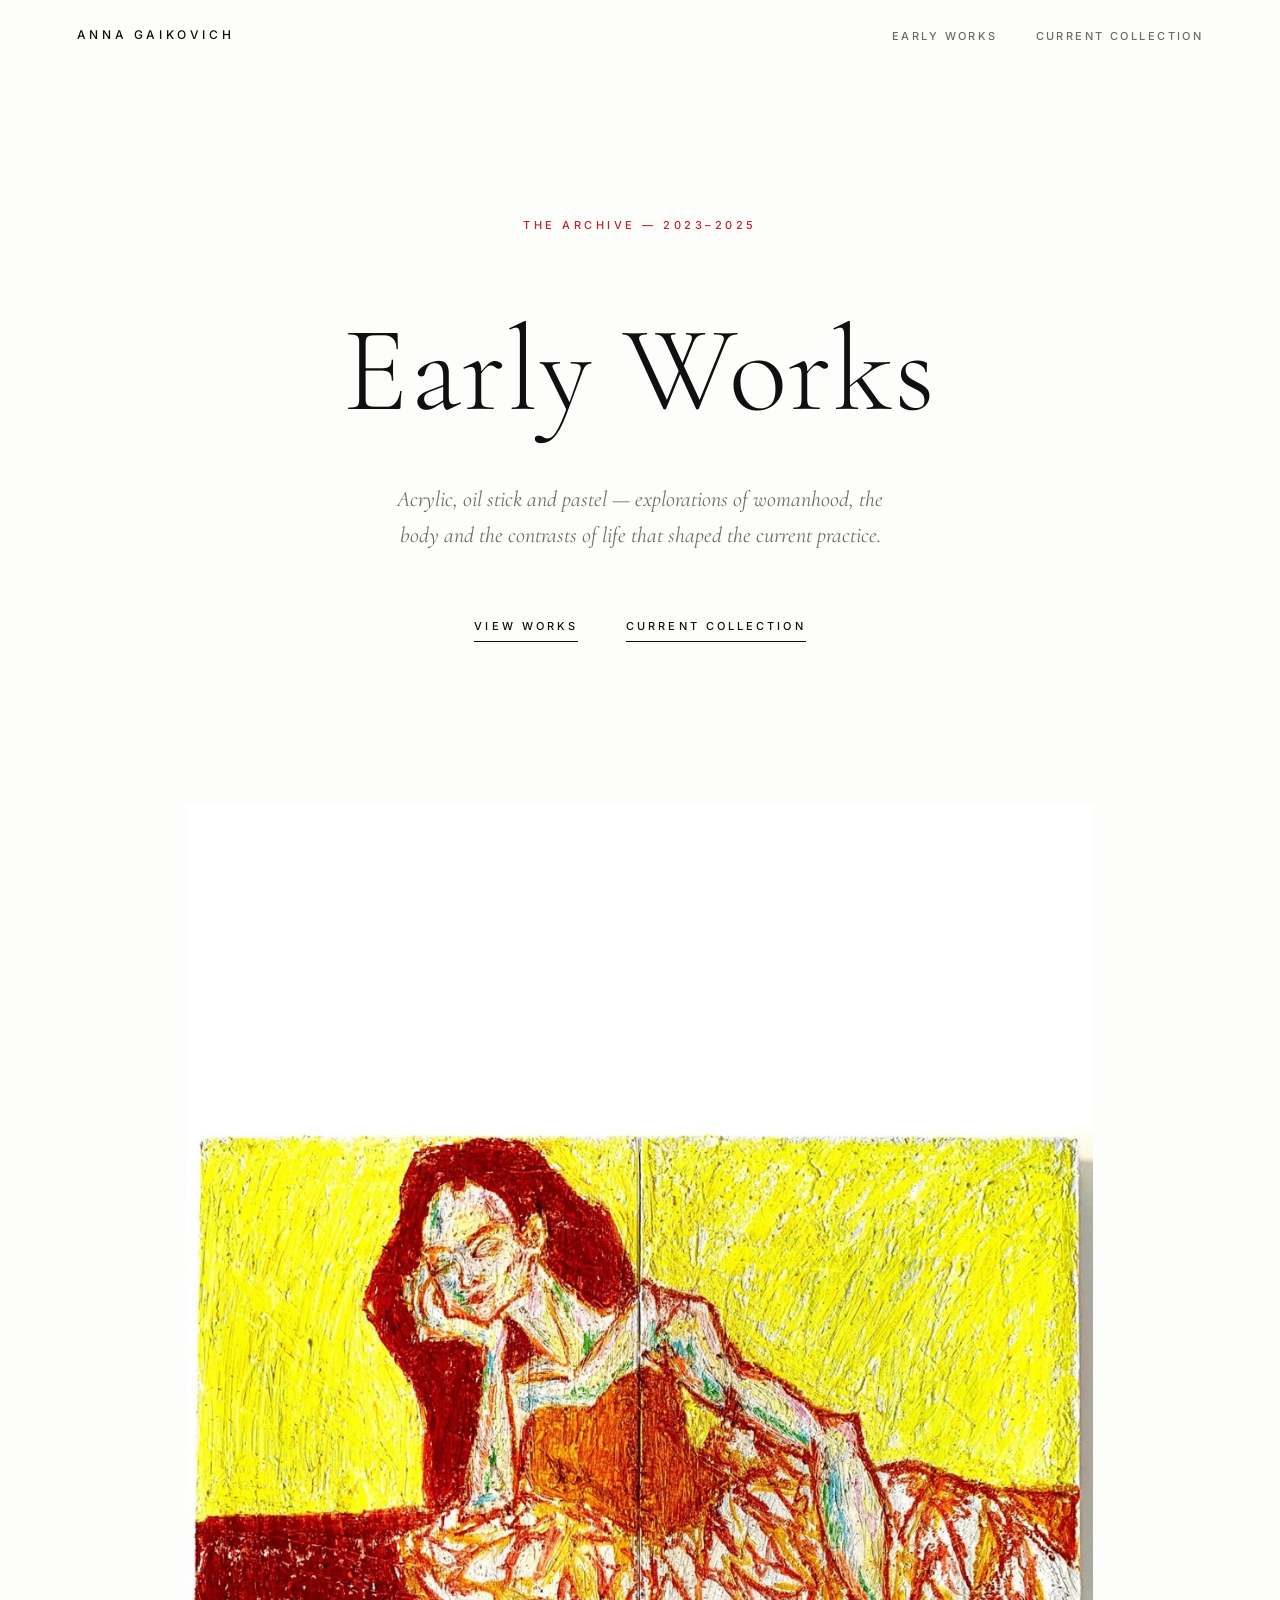
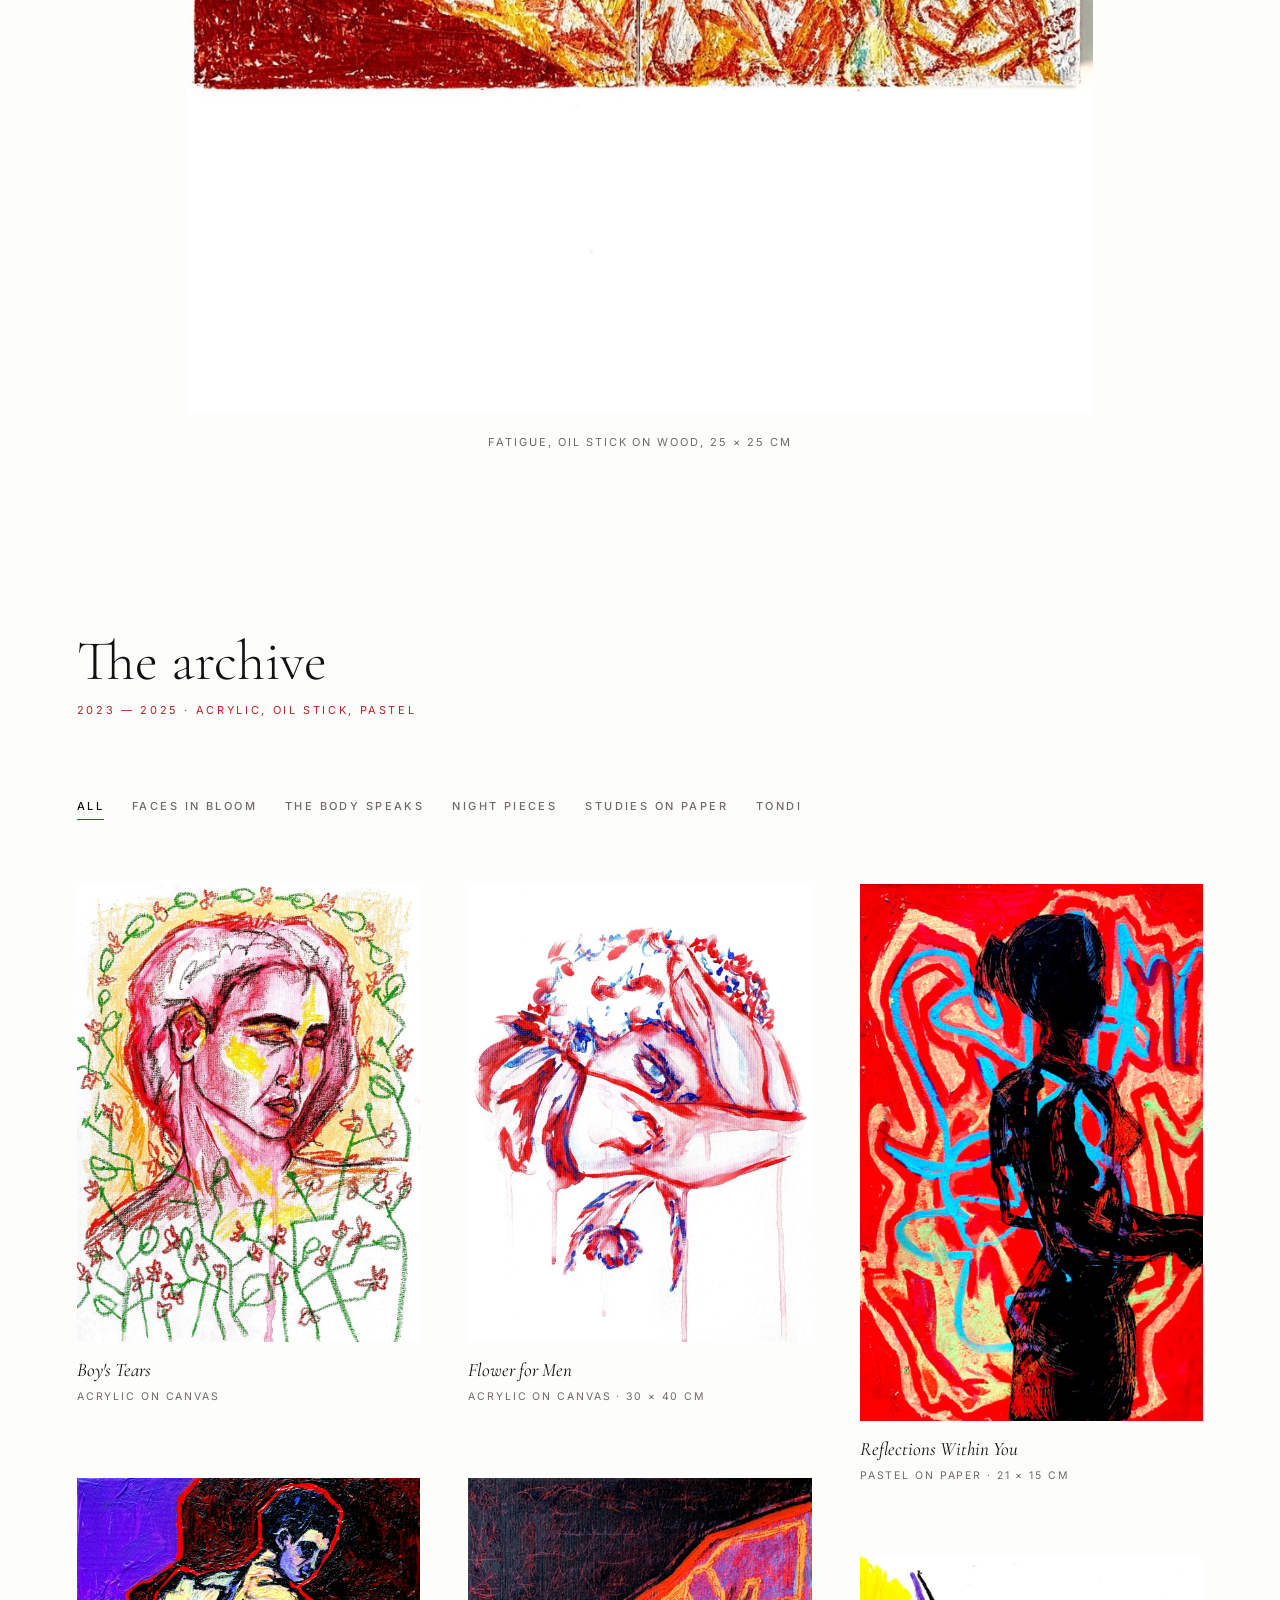
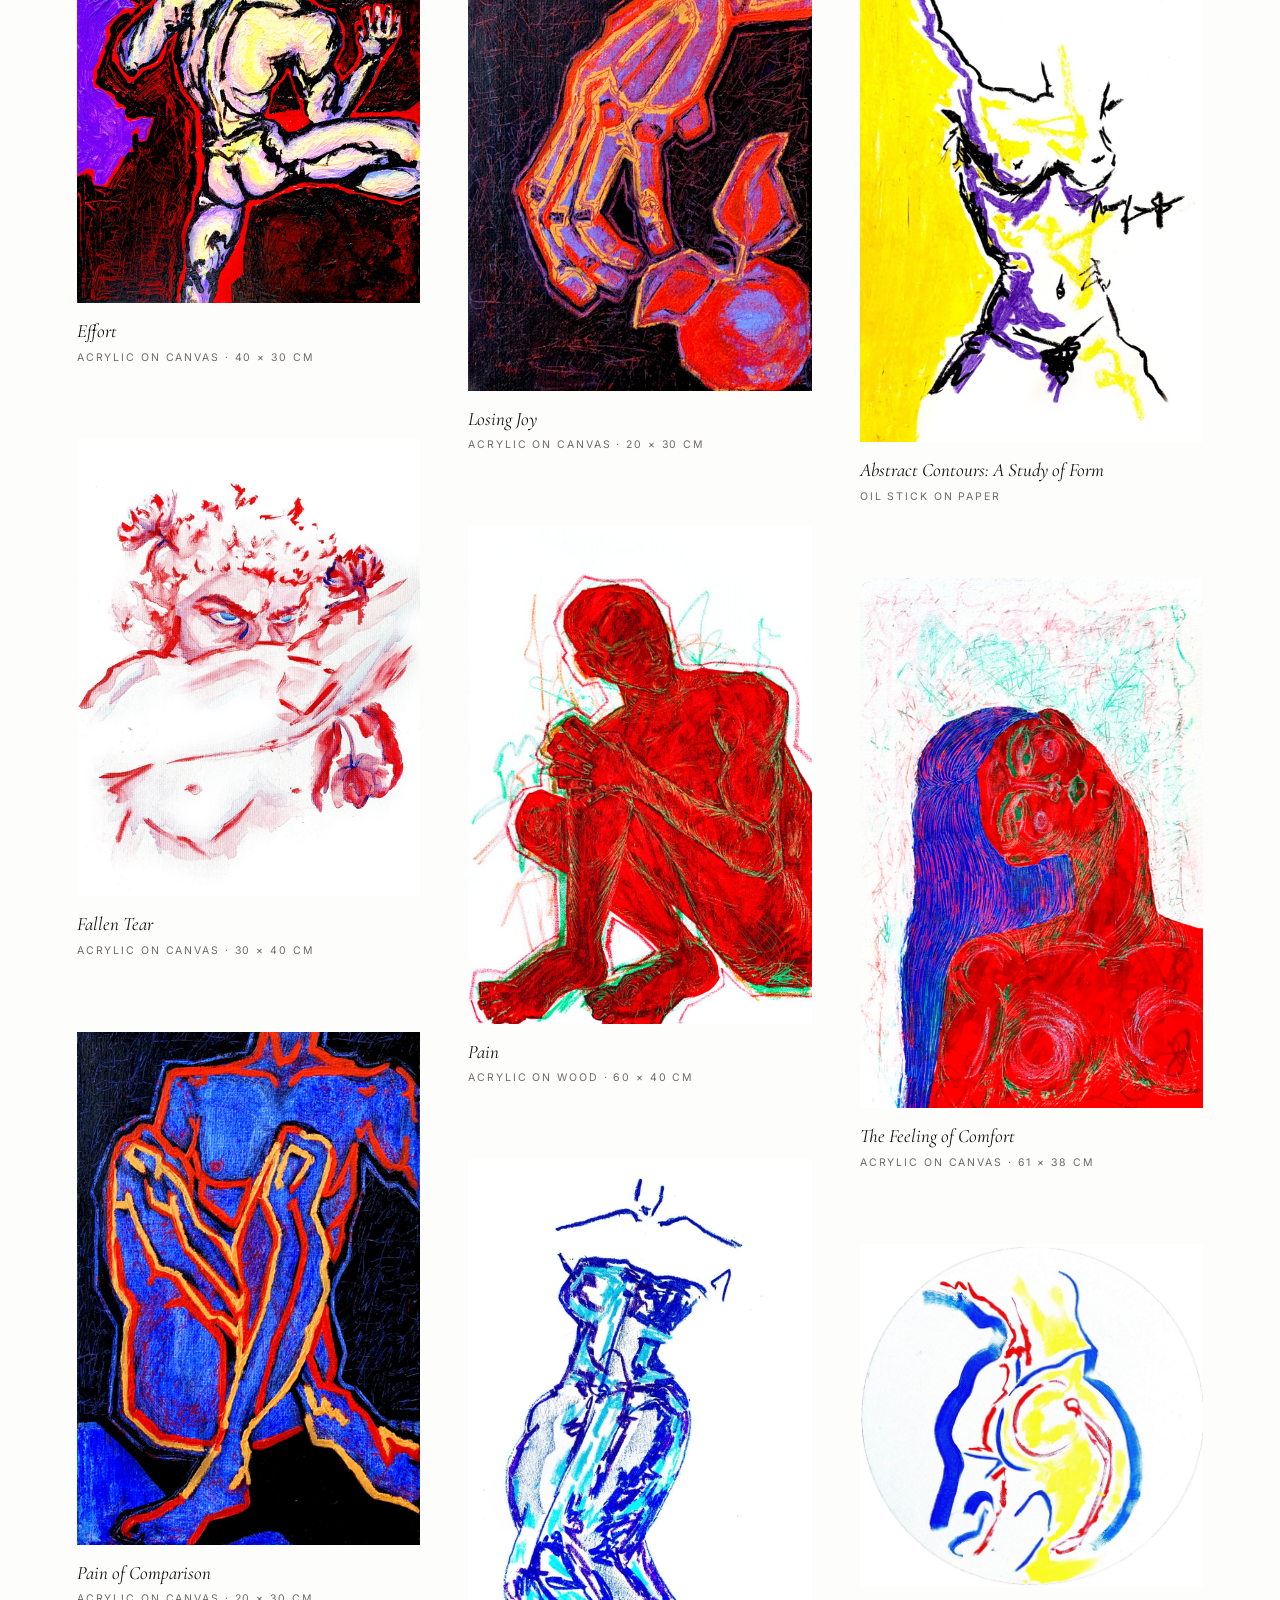
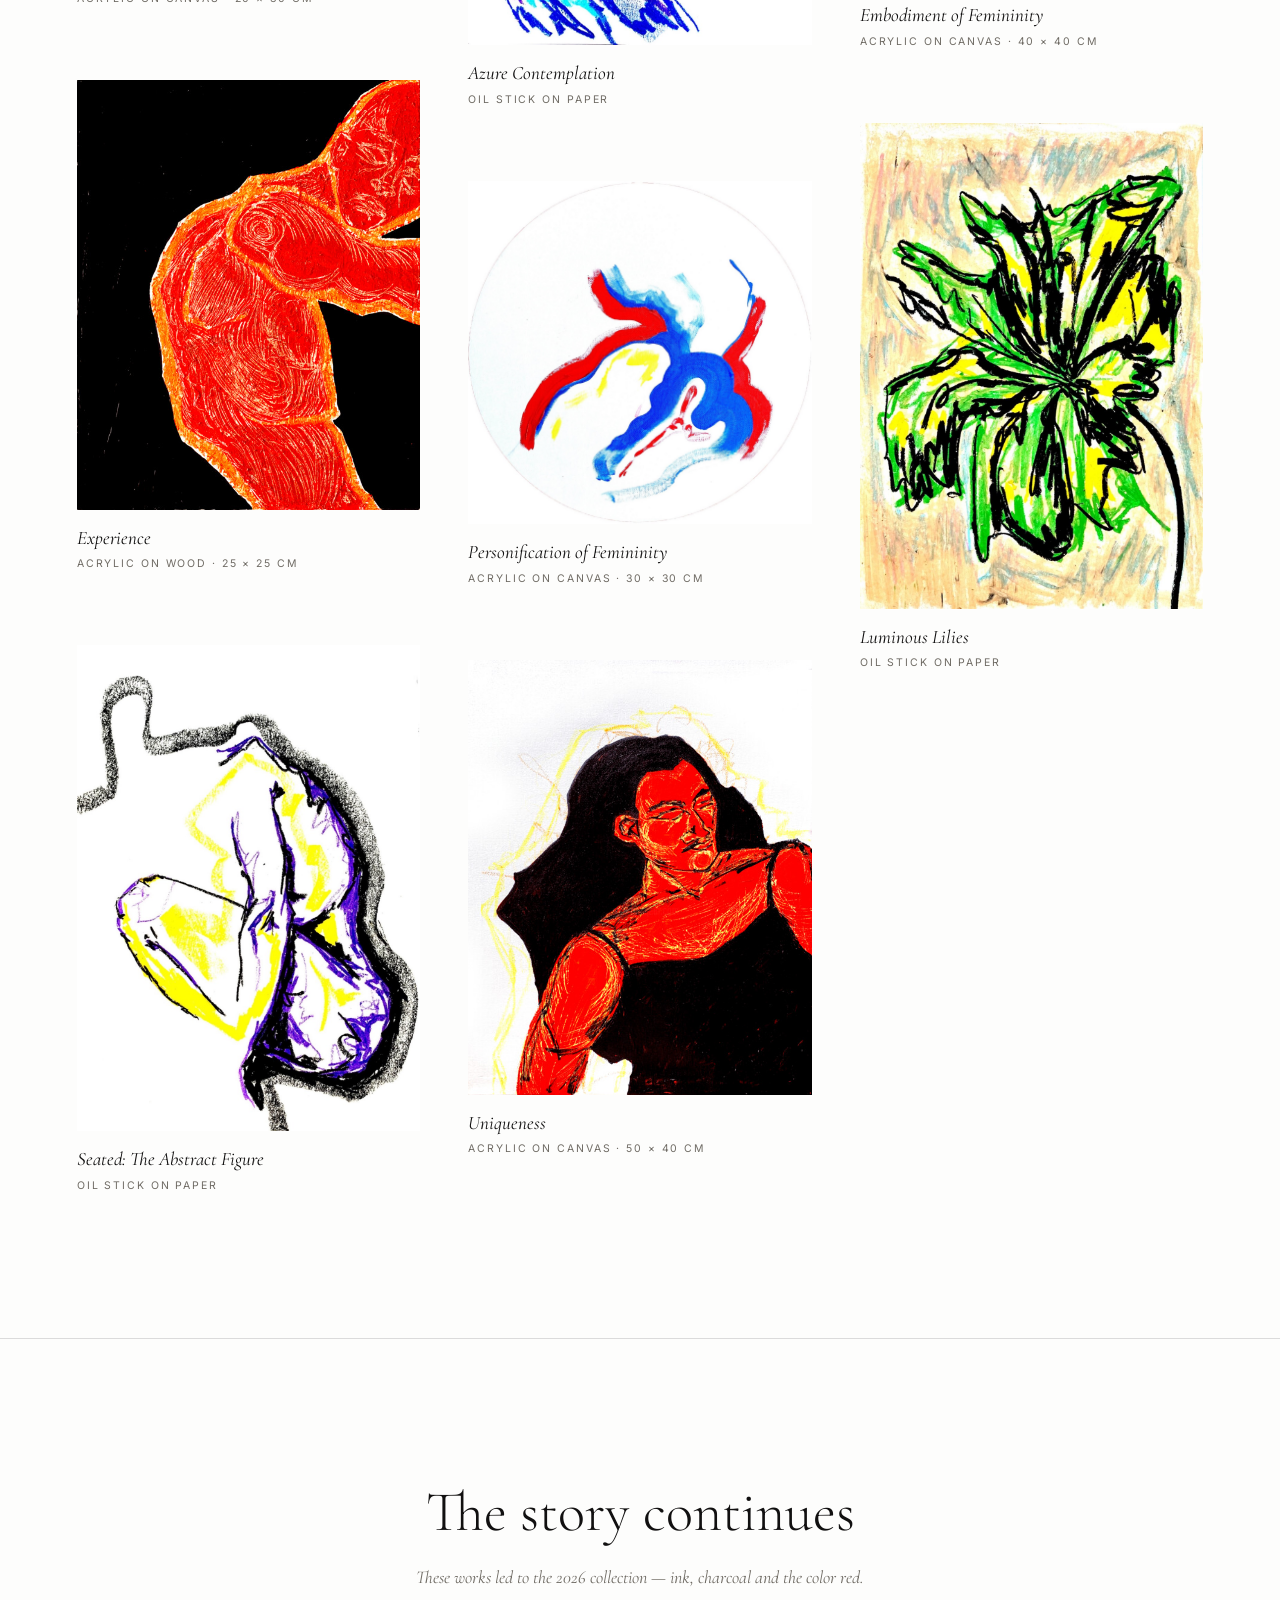
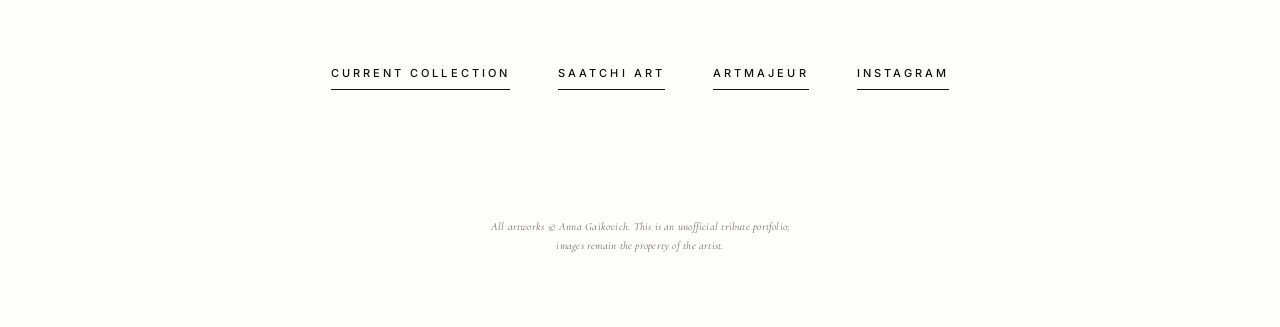
<file: anna-gaikovich/early-works/index.html>
<!DOCTYPE html>
<html lang="en">
<head>
<meta charset="UTF-8">
<meta name="viewport" content="width=device-width, initial-scale=1.0">
<title>Early Works — Anna Gaikovich</title>
<meta name="description" content="Early works by contemporary artist Anna Gaikovich, 2023–2025 — acrylic, oil stick and pastel explorations of womanhood, the body and the contrasts of life.">
<link rel="preconnect" href="https://fonts.googleapis.com">
<link rel="preconnect" href="https://fonts.gstatic.com" crossorigin>
<link href="https://fonts.googleapis.com/css2?family=Cormorant+Garamond:ital,wght@0,300;0,400;0,500;1,300;1,400&family=Inter:wght@400;500&display=swap" rel="stylesheet">
<link rel="stylesheet" href="../style.css">
</head>
<body>

<nav id="nav">
  <a class="nav-name" href="../">Anna Gaikovich</a>
  <div class="nav-links">
    <a href="#work">Early works</a>
    <a href="../">Current collection</a>
  </div>
</nav>

<header class="hero" id="top">
  <p class="hero-kicker">The archive — 2023–2025</p>
  <h1>Early Works</h1>
  <p class="hero-line">Acrylic, oil stick and pastel — explorations of womanhood, the body and the contrasts of life that shaped the current practice.</p>
  <div class="hero-cta">
    <a href="#work">View works</a>
    <a href="../">Current collection</a>
  </div>
</header>

<figure class="hero-art">
  <img src="images/fatigue.jpg" alt="Fatigue — oil stick painting of a reclining woman on vivid yellow ground">
  <figcaption>Fatigue, oil stick on wood, 25 × 25 cm</figcaption>
</figure>

<main>
<section id="work" class="section">
  <div class="section-head">
    <h2>The archive</h2>
    <p>2023 — 2025 · acrylic, oil stick, pastel</p>
  </div>

  <div class="filters" role="tablist" aria-label="Filter works by series">
    <button class="filter on" data-f="all">All</button>
    <button class="filter" data-f="bloom">Faces in bloom</button>
    <button class="filter" data-f="body">The body speaks</button>
    <button class="filter" data-f="night">Night pieces</button>
    <button class="filter" data-f="paper">Studies on paper</button>
    <button class="filter" data-f="tondi">Tondi</button>
  </div>

  <div class="grid" id="grid">
    <figure class="work" data-s="bloom" data-title="Boy's Tears" data-info="Acrylic on canvas" data-note="A crowned head among climbing roses — softness the world rarely allows men to wear.">
      <img src="images/boys-tears.jpg" alt="Boy's Tears — portrait of a young man surrounded by climbing roses" loading="lazy">
    </figure>
    <figure class="work" data-s="body" data-title="Effort" data-info="Acrylic on canvas · 40 × 30 cm" data-note="A Sisyphean figure straining against violet dusk — the dignity of trying.">
      <img src="images/effort.jpg" alt="Effort — muscular figure climbing against a purple and dark red background" loading="lazy">
    </figure>
    <figure class="work" data-s="bloom" data-title="Fallen Tear" data-info="Acrylic on canvas · 30 × 40 cm" data-note="Crimson washes and a gaze half-hidden — grief rendered as bloom.">
      <img src="images/fallen-tear.jpg" alt="Fallen Tear — red watercolor-like face with flowers and piercing blue eyes" loading="lazy">
    </figure>
    <figure class="work" data-s="night" data-title="Pain of Comparison" data-info="Acrylic on canvas · 20 × 30 cm" data-note="A body folded into itself, traced in fire against the dark.">
      <img src="images/pain-of-comparison.jpg" alt="Pain of Comparison — blue crouched figure outlined in orange on black" loading="lazy">
    </figure>
    <figure class="work" data-s="body" data-title="Experience" data-info="Acrylic on wood · 25 × 25 cm" data-note="Skin as a map of everything it has survived.">
      <img src="images/experience.jpg" alt="Experience — red and orange figure bent forward on black background" loading="lazy">
    </figure>
    <figure class="work" data-s="paper" data-title="Seated: The Abstract Figure" data-info="Oil stick on paper" data-note="Line finding the body by feel.">
      <img src="images/seated-abstract-figure.jpg" alt="Seated: The Abstract Figure — yellow and purple seated figure study" loading="lazy">
    </figure>
    <figure class="work" data-s="bloom" data-title="Flower for Men" data-info="Acrylic on canvas · 30 × 40 cm" data-note="A garland dripping red and blue — tenderness offered, not demanded.">
      <img src="images/flower-for-men.jpg" alt="Flower for Men — red and blue portrait with a flower crown, paint dripping" loading="lazy">
    </figure>
    <figure class="work" data-s="night" data-title="Losing Joy" data-info="Acrylic on canvas · 20 × 30 cm" data-note="A hand releasing the apple — the moment pleasure slips.">
      <img src="images/losing-joy.jpg" alt="Losing Joy — luminous hand reaching for an apple on dark scratched ground" loading="lazy">
    </figure>
    <figure class="work" data-s="body" data-title="Pain" data-info="Acrylic on wood · 60 × 40 cm" data-note="A body drawn in a single burning register.">
      <img src="images/pain.jpg" alt="Pain — red crouching figure hugging its knees" loading="lazy">
    </figure>
    <figure class="work" data-s="paper" data-title="Azure Contemplation" data-info="Oil stick on paper" data-note="The torso as weather — cool, moving, unfinished.">
      <img src="images/azure-contemplation.jpg" alt="Azure Contemplation — blue gestural study of a torso" loading="lazy">
    </figure>
    <figure class="work" data-s="tondi" data-title="Personification of Femininity" data-info="Acrylic on canvas · 30 × 30 cm" data-note="Primary colors circling a form that refuses to sit still.">
      <img src="images/personification-of-femininity.jpg" alt="Personification of Femininity — round canvas with red, blue and yellow gestures" loading="lazy">
    </figure>
    <figure class="work" data-s="body" data-title="Uniqueness" data-info="Acrylic on canvas · 50 × 40 cm" data-note="A figure lit from within its own color.">
      <img src="images/uniqueness.jpg" alt="Uniqueness — red-skinned figure with flowing black hair" loading="lazy">
    </figure>
    <figure class="work" data-s="night" data-title="Reflections Within You" data-info="Pastel on paper · 21 × 15 cm" data-note="A silhouette holding its own noise at arm's length.">
      <img src="images/reflections-within-you.jpg" alt="Reflections Within You — black silhouette of a woman on vivid red ground" loading="lazy">
    </figure>
    <figure class="work" data-s="paper" data-title="Abstract Contours: A Study of Form" data-info="Oil stick on paper" data-note="Yellow pressing in from the margin; the line holds.">
      <img src="images/abstract-contours.jpg" alt="Abstract Contours — figure study in black line with yellow and purple" loading="lazy">
    </figure>
    <figure class="work" data-s="body" data-title="The Feeling of Comfort" data-info="Acrylic on canvas · 61 × 38 cm" data-note="Blue hair like water poured over a red shoulder.">
      <img src="images/feeling-of-comfort.jpg" alt="The Feeling of Comfort — red figure with long blue hair" loading="lazy">
    </figure>
    <figure class="work" data-s="tondi" data-title="Embodiment of Femininity" data-info="Acrylic on canvas · 40 × 40 cm" data-note="A back turned to the sun, drawn in one breath.">
      <img src="images/embodiment-of-femininity.jpg" alt="Embodiment of Femininity — round canvas, back of a figure in blue red and yellow" loading="lazy">
    </figure>
    <figure class="work" data-s="paper" data-title="Luminous Lilies" data-info="Oil stick on paper" data-note="A botanical aside — green burning through ochre.">
      <img src="images/luminous-lilies.jpg" alt="Luminous Lilies — green and yellow flower on warm ochre ground" loading="lazy">
    </figure>
  </div>
</section>

<footer id="contact">
  <h2>The story continues</h2>
  <p>These works led to the 2026 collection — ink, charcoal and the color red.</p>
  <div class="foot-links">
    <a href="../">Current collection</a>
    <a href="https://www.saatchiart.com/gaikovichanna" target="_blank" rel="noopener">Saatchi Art</a>
    <a href="https://www.artmajeur.com/anna-gaikovich/en" target="_blank" rel="noopener">ArtMajeur</a>
    <a href="https://www.instagram.com/artist_gaikovich/" target="_blank" rel="noopener">Instagram</a>
  </div>
  <p class="colophon">All artworks © Anna Gaikovich. This is an unofficial tribute portfolio; images remain the property of the artist.</p>
</footer>
</main>

<div class="lightbox" id="lb" aria-hidden="true" role="dialog" aria-label="Artwork viewer">
  <button class="lb-x" id="lb-x" aria-label="Close">×</button>
  <button class="lb-nav lb-prev" id="lb-prev" aria-label="Previous">‹</button>
  <figure>
    <img id="lb-img" alt="">
    <figcaption>
      <h3 id="lb-title"></h3>
      <p id="lb-info"></p>
      <p id="lb-note" class="lb-note"></p>
    </figcaption>
  </figure>
  <button class="lb-nav lb-next" id="lb-next" aria-label="Next">›</button>
</div>

<script src="../script.js"></script>
</body>
</html>
</file>
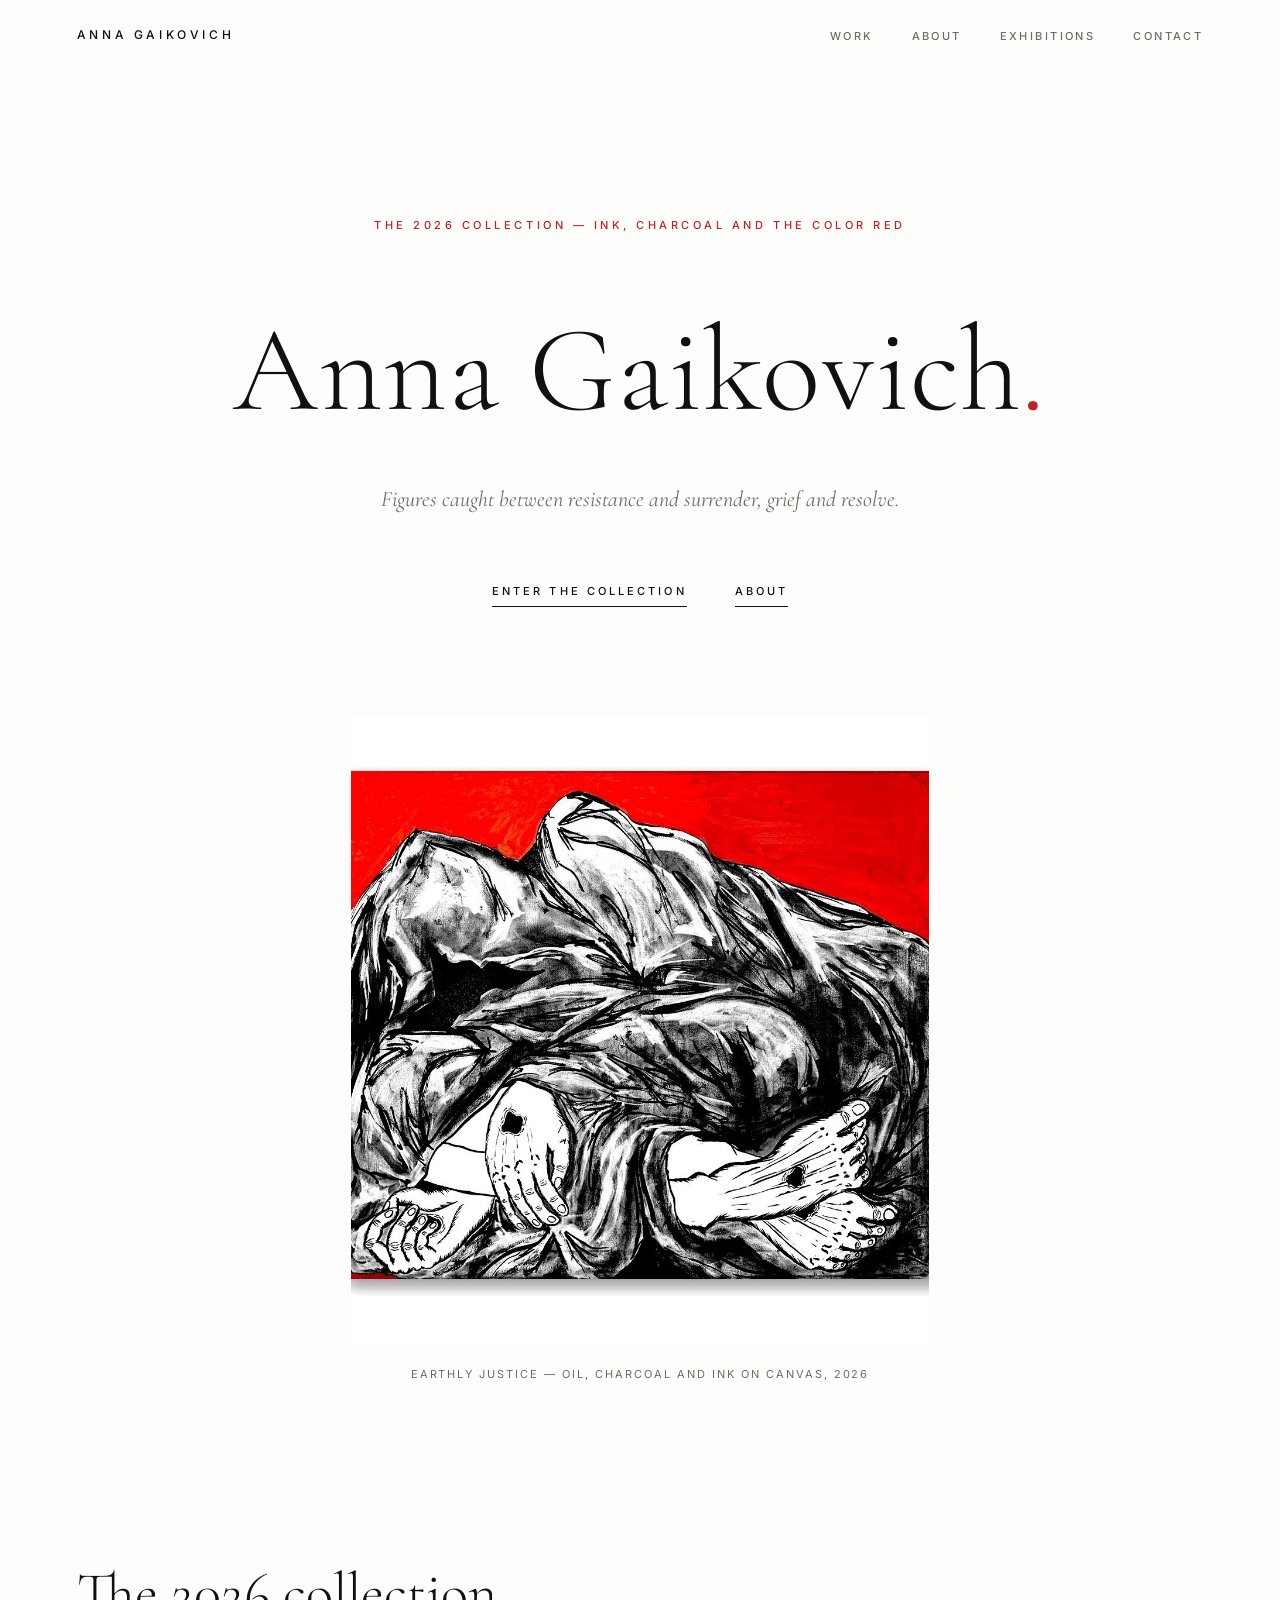
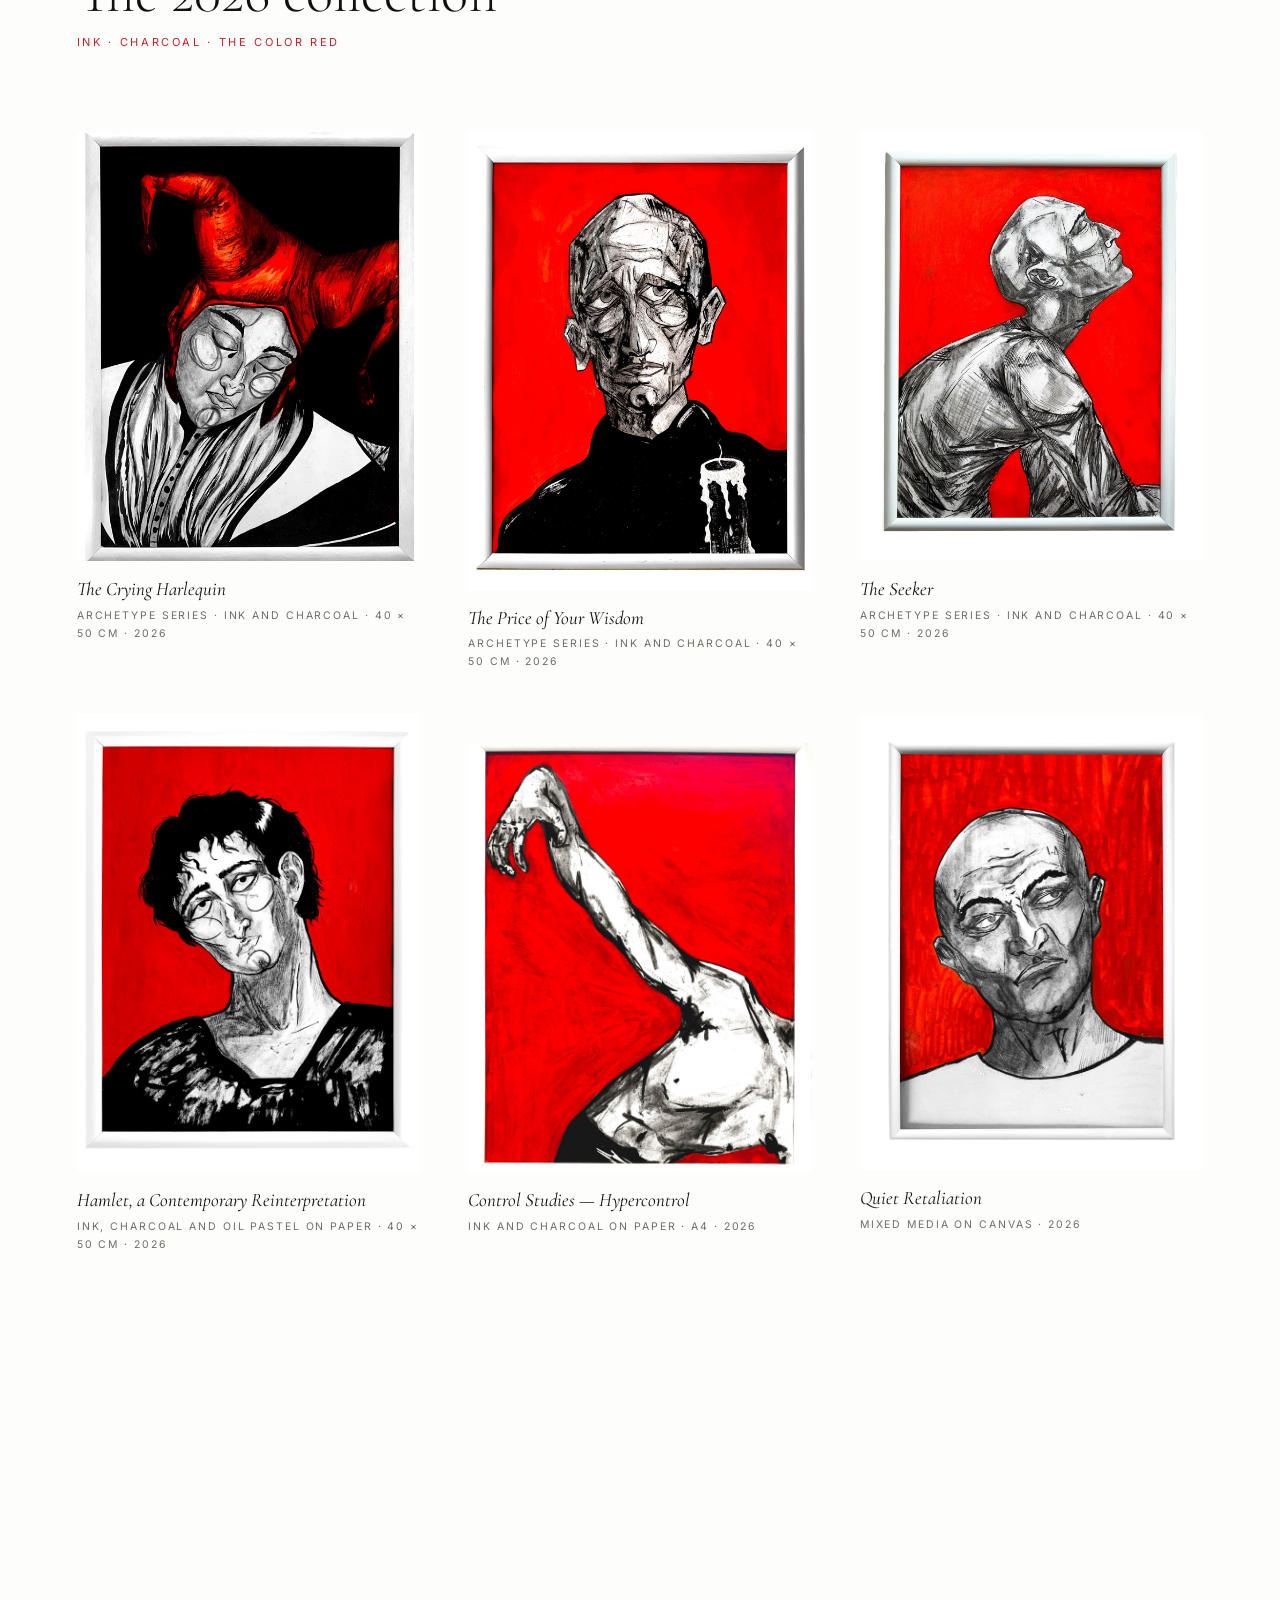
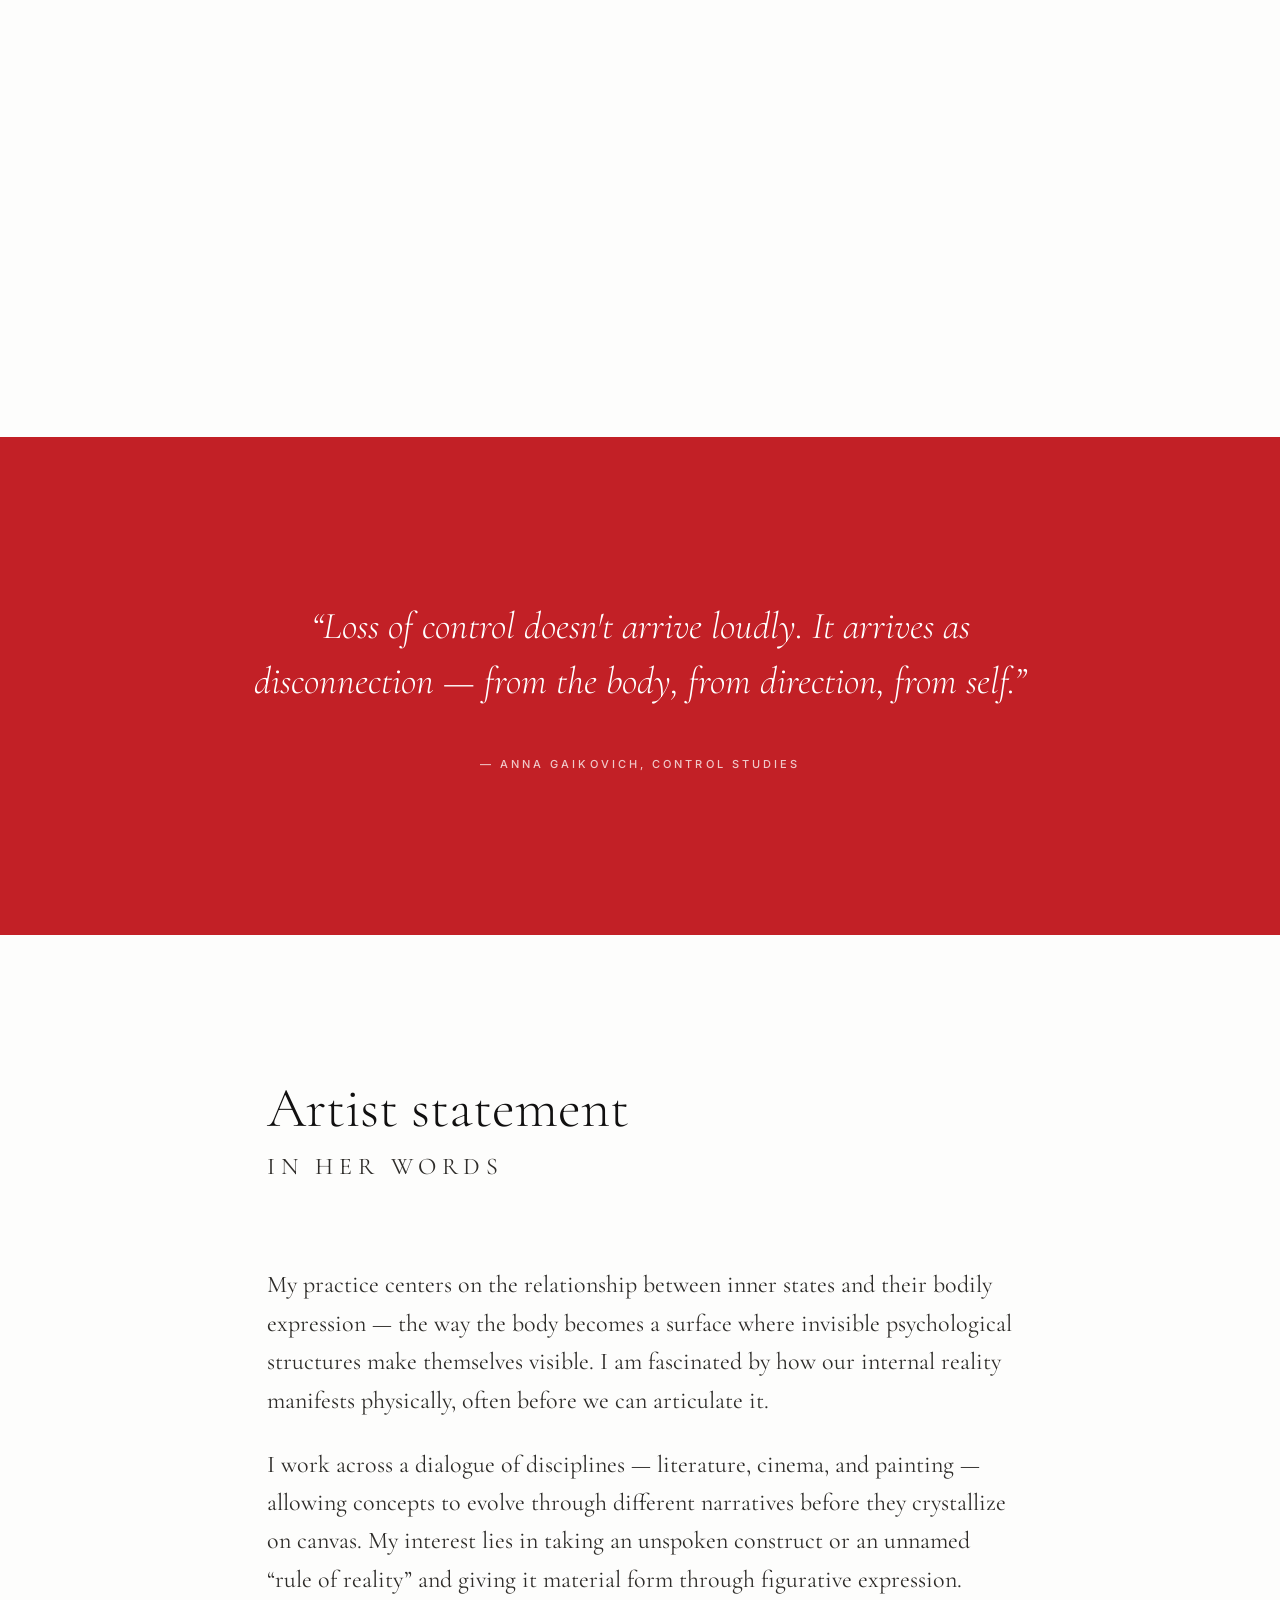
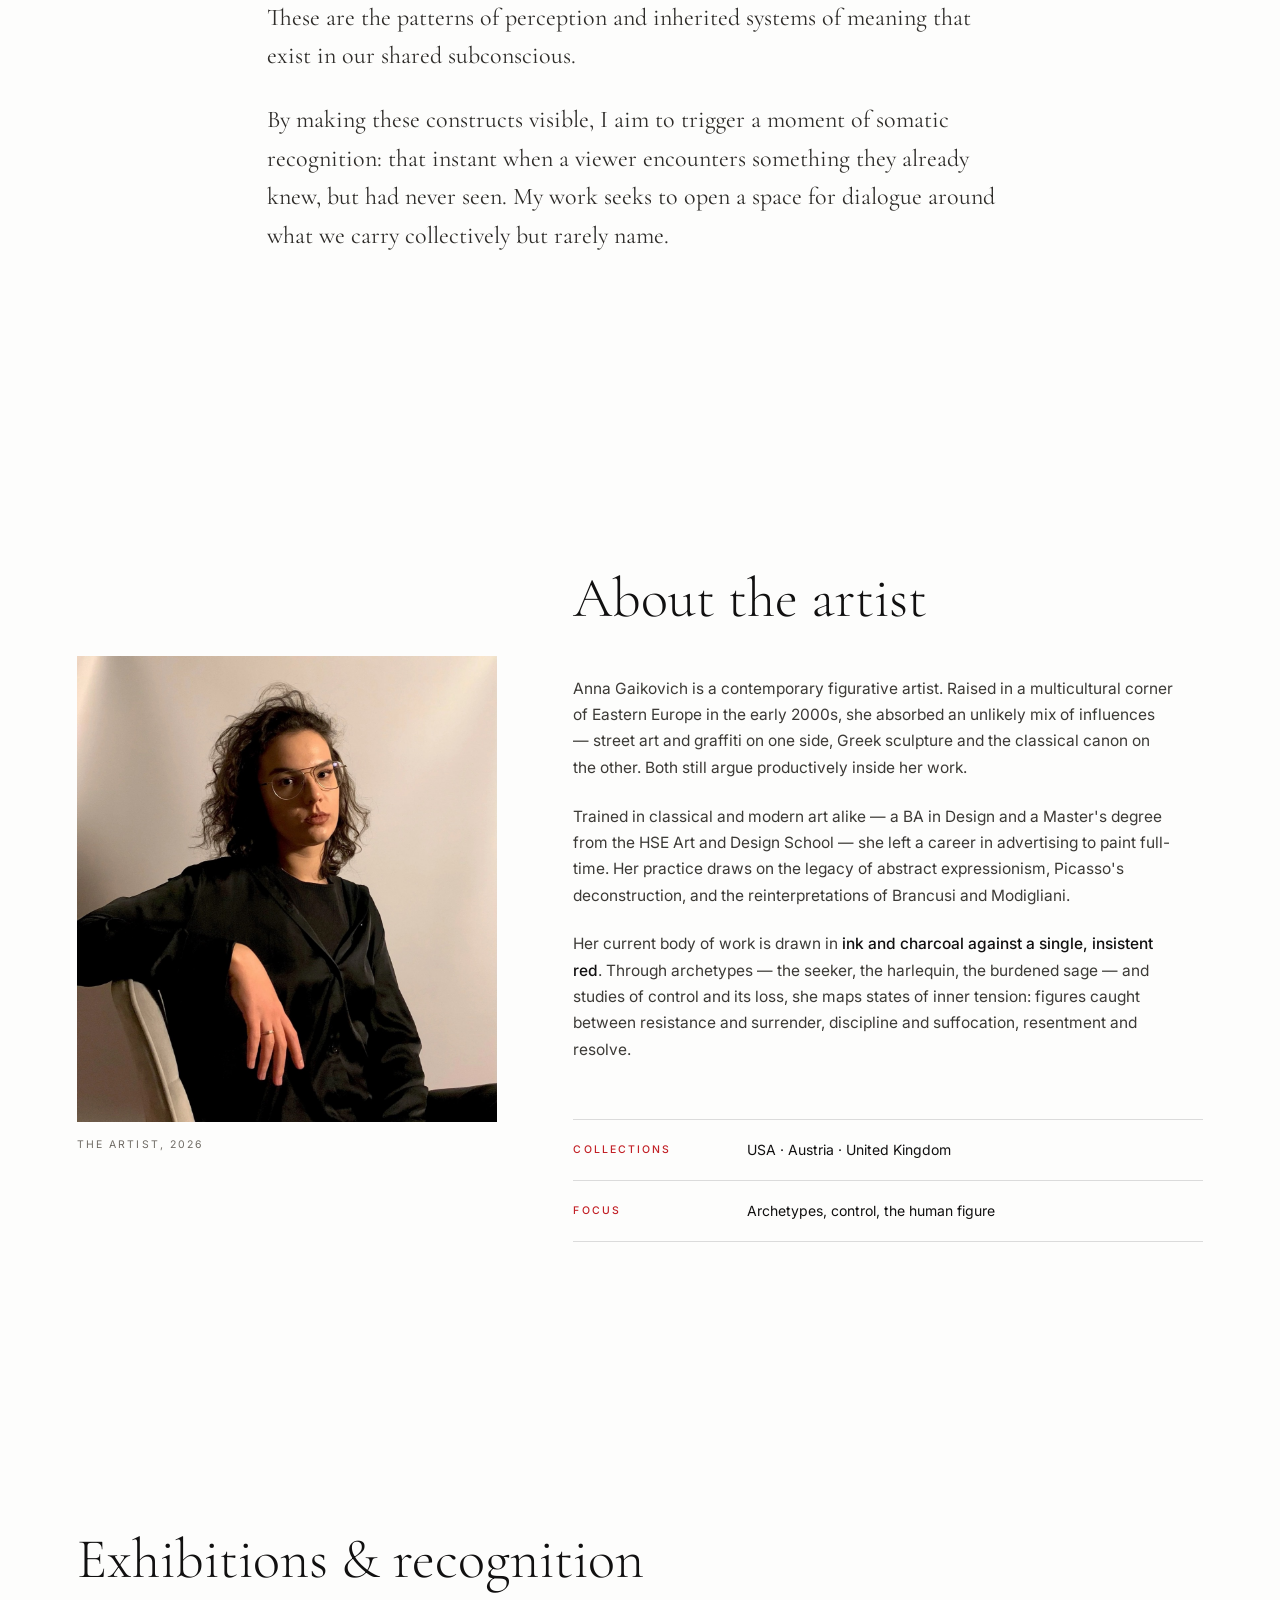
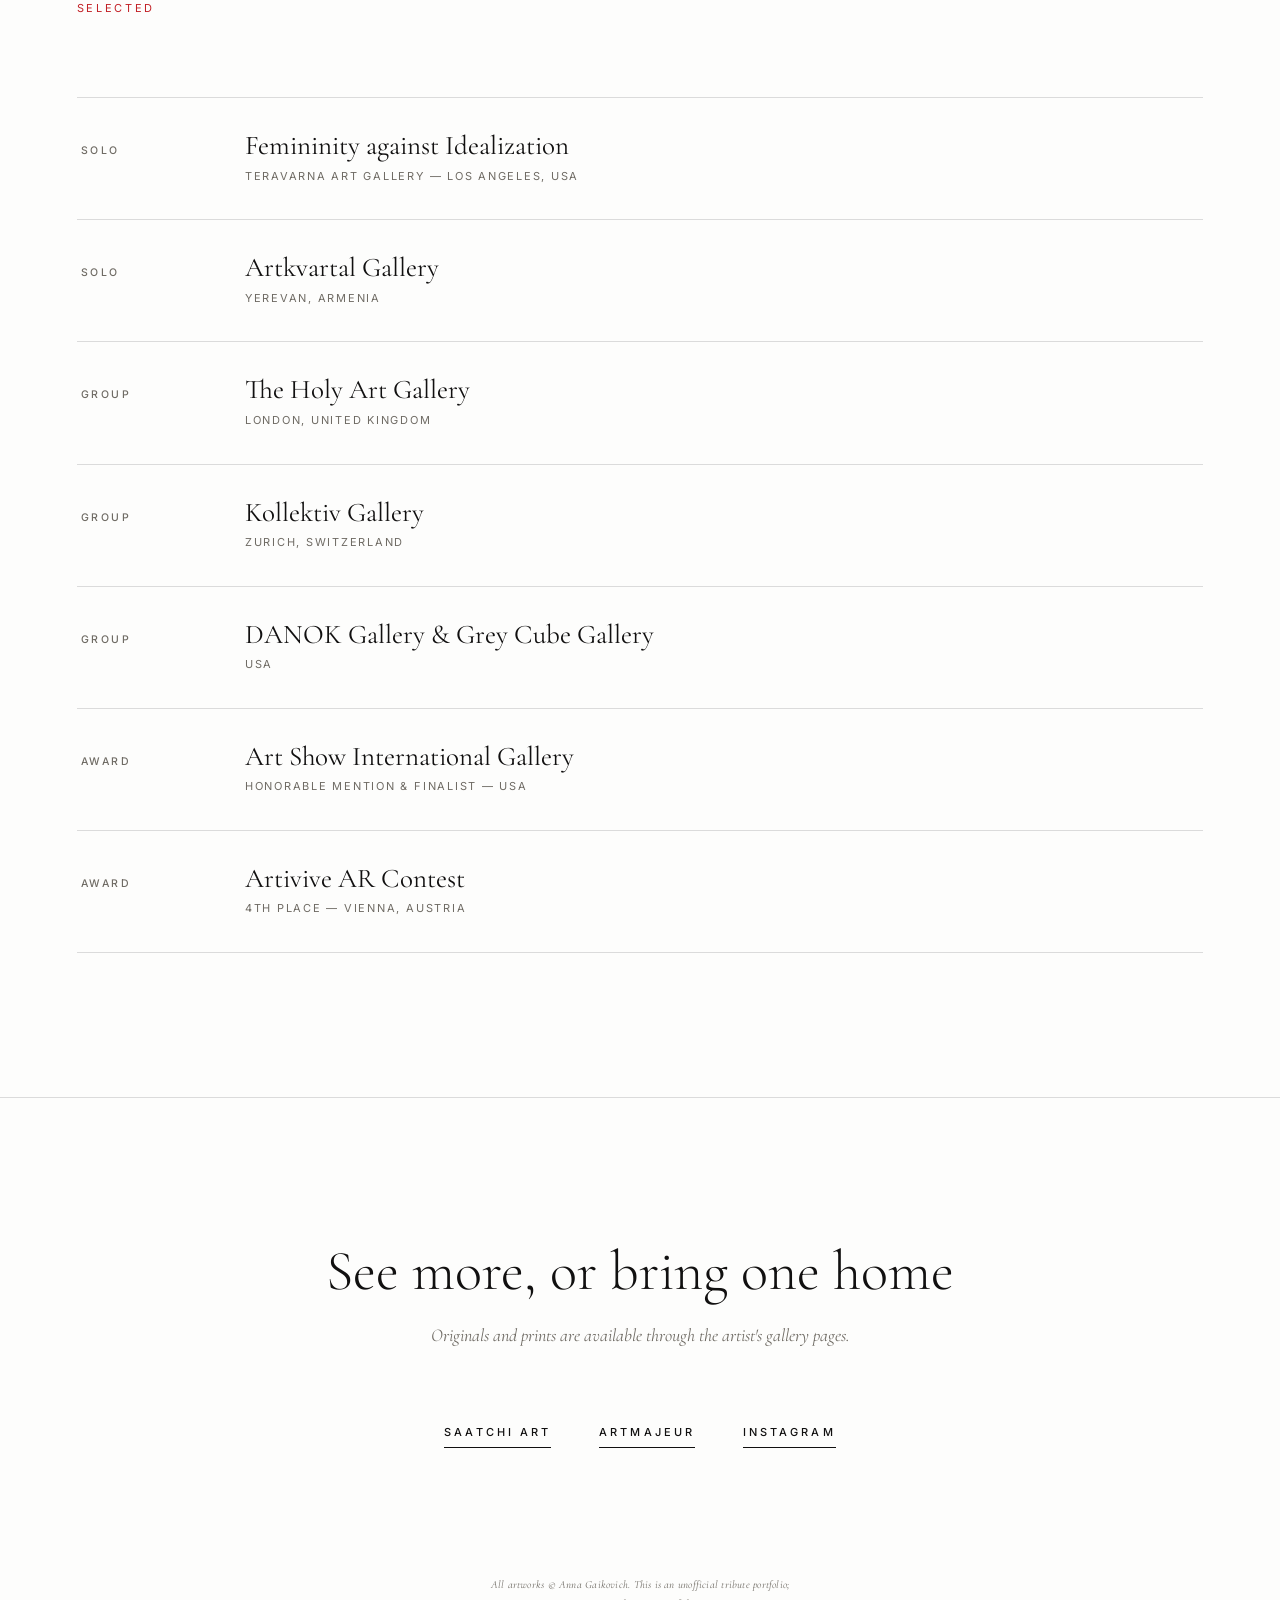
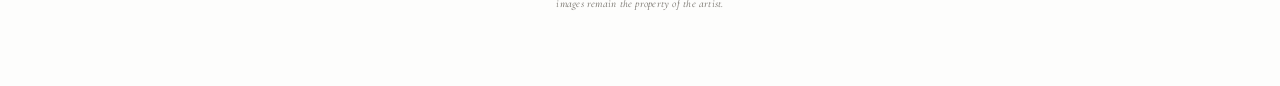
<file: anna-gaikovich/stage/index.html>
<!DOCTYPE html>
<html lang="en">
<head>
<meta charset="UTF-8">
<meta name="viewport" content="width=device-width, initial-scale=1.0">
<title>Anna Gaikovich — The 2026 Collection</title>
<meta name="description" content="Anna Gaikovich is a contemporary figurative artist. Ink, charcoal and the color red — archetypes, control studies and portraits of inner tension.">
<link rel="preconnect" href="https://fonts.googleapis.com">
<link rel="preconnect" href="https://fonts.gstatic.com" crossorigin>
<link href="https://fonts.googleapis.com/css2?family=Cormorant+Garamond:ital,wght@0,300;0,400;0,500;1,300;1,400&family=Inter:wght@400;500&display=swap" rel="stylesheet">
<link rel="stylesheet" href="../style.css">
</head>
<body class="stage">

<nav id="nav">
  <a class="nav-name" href="#top">Anna Gaikovich</a>
  <div class="nav-links">
    <a href="#work">Work</a>
    <a href="#about">About</a>
    <a href="#exhibitions">Exhibitions</a>
    <a href="#contact">Contact</a>
  </div>
</nav>

<header class="stage-hero" id="top">
  <p class="hero-kicker">The 2026 collection — ink, charcoal and the color red</p>
  <h1>Anna Gaikovich<span class="dot">.</span></h1>
  <p class="hero-line">Figures caught between resistance and surrender, grief and resolve.</p>
  <div class="hero-cta">
    <a href="#work">Enter the collection</a>
    <a href="#about">About</a>
  </div>
</header>

<figure class="stage-hero-art">
  <img src="../images/hero-stage.jpg" alt="Earthly Justice — shrouded figure in ink and charcoal on a vivid red ground">
  <figcaption>Earthly Justice — oil, charcoal and ink on canvas, 2026</figcaption>
</figure>

<main>
<section id="work" class="section">
  <div class="section-head">
    <h2>The 2026 collection</h2>
    <p>Ink · charcoal · the color red</p>
  </div>

  <div class="grid" id="grid">
    <figure class="work" data-title="The Crying Harlequin" data-info="Archetype series · ink and charcoal · 40 × 50 cm · 2026" data-note="A private, profound grief beneath the jester's hat — its vibrant red the only color he has left.">
      <img src="../images/crying-harlequin.jpg" alt="The Crying Harlequin — bowed jester with a red hat and ruff on black" loading="lazy">
    </figure>
    <figure class="work" data-title="Hamlet, a Contemporary Reinterpretation" data-info="Ink, charcoal and oil pastel on paper · 40 × 50 cm · 2026" data-note="A hero standing at the boundary of two worlds — the human and the otherworldly — tormented by doubt. It is in his eyes where the tension must be felt.">
      <img src="../images/hamlet.jpg" alt="Hamlet — dark-haired figure with a searching gaze on vivid red" loading="lazy">
    </figure>
    <figure class="work" data-title="Ophelia: Modern Solitude" data-info="Ink and charcoal on paper · A4 · 2026" data-note="A contemporary reimagining of Ophelia, suspended in a state of absolute detachment — physically present but spiritually elsewhere.">
      <img src="../images/ophelia.jpg" alt="Ophelia — reclining figure with flowing hair, present yet absent, on red" loading="lazy">
    </figure>
    <figure class="work" data-title="The Price of Your Wisdom" data-info="Archetype series · ink and charcoal · 40 × 50 cm · 2026" data-note="A figure immobilized by the gravity of knowing too much — a mind burdened not by age, but by the quiet, heavy tax of clarity.">
      <img src="../images/price-of-your-wisdom.jpg" alt="The Price of Your Wisdom — gaunt charcoal portrait with a burning candle on red" loading="lazy">
    </figure>
    <figure class="work" data-title="Control Studies — Hypercontrol" data-info="Ink and charcoal on paper · A4 · 2026" data-note="Discipline taken too far — precision that becomes suffocation. This is not control; this is the fear of losing it.">
      <img src="../images/control-hyper.jpg" alt="Control Studies, Hypercontrol — an elongated tense arm reaching inward on red" loading="lazy">
    </figure>
    <figure class="work" data-title="Control Studies — Loss" data-info="Ink and charcoal on paper · A4 · 2026" data-note="Caught between resistance and surrender. There is no face — only a shadow where identity used to be.">
      <img src="../images/control-loss.jpg" alt="Control Studies, Loss — a body collapsing into its own shadow on red" loading="lazy">
    </figure>
    <figure class="work" data-title="The Seeker" data-info="Archetype series · ink and charcoal · 40 × 50 cm · 2026" data-note="A figure caught mid-ascent — not in body, but in longing. Like Rodin's figures straining toward the unreachable, this is a man mid-question.">
      <img src="../images/seeker.jpg" alt="The Seeker — bald figure tilting his head upward against red" loading="lazy">
    </figure>
    <figure class="work" data-title="Quiet Retaliation" data-info="Mixed media on canvas · 2026" data-note="The moment resentment begins to turn into resolve — the expression controlled, the patterned red behind it turbulent.">
      <img src="../images/quiet-retaliation.jpg" alt="Quiet Retaliation — stern charcoal portrait on patterned red ground" loading="lazy">
    </figure>
    <figure class="work" data-title="Earthly Justice" data-info="Oil, charcoal and ink on canvas · 55 × 75 cm · 2026" data-note="“So the last will be first, and the first will be last.” A distorted sense of morality — rules rewritten by those in power to suit their own ends.">
      <img src="../images/earthly-justice.jpg" alt="Earthly Justice — shrouded figure with exposed hands and feet on red" loading="lazy">
    </figure>
  </div>
</section>

<section class="quote-band">
  <blockquote>
    “Loss of control doesn't arrive loudly. It arrives as disconnection — from the body, from direction, from self.”
    <cite>— Anna Gaikovich, Control Studies</cite>
  </blockquote>
</section>

<section id="statement" class="section statement">
  <div class="section-head">
    <h2>Artist statement</h2>
    <p>In her words</p>
  </div>
  <p>My practice centers on the relationship between inner states and their bodily expression — the way the body becomes a surface where invisible psychological structures make themselves visible. I am fascinated by how our internal reality manifests physically, often before we can articulate it.</p>
  <p>I work across a dialogue of disciplines — literature, cinema, and painting — allowing concepts to evolve through different narratives before they crystallize on canvas. My interest lies in taking an unspoken construct or an unnamed “rule of reality” and giving it material form through figurative expression. These are the patterns of perception and inherited systems of meaning that exist in our shared subconscious.</p>
  <p>By making these constructs visible, I aim to trigger a moment of somatic recognition: that instant when a viewer encounters something they already knew, but had never seen. My work seeks to open a space for dialogue around what we carry collectively but rarely name.</p>
</section>

<section id="about" class="section about">
  <figure class="about-photo">
    <img src="../images/artist-portrait.jpg" alt="Anna Gaikovich — portrait of the artist" loading="lazy">
    <figcaption>The artist, 2026</figcaption>
  </figure>
  <div class="about-text">
    <h2>About the artist</h2>
    <p>Anna Gaikovich is a contemporary figurative artist. Raised in a multicultural corner of Eastern Europe in the early 2000s, she absorbed an unlikely mix of influences — street art and graffiti on one side, Greek sculpture and the classical canon on the other. Both still argue productively inside her work.</p>
    <p>Trained in classical and modern art alike — a BA in Design and a Master's degree from the HSE Art and Design School — she left a career in advertising to paint full-time. Her practice draws on the legacy of abstract expressionism, Picasso's deconstruction, and the reinterpretations of Brancusi and Modigliani.</p>
    <p>Her current body of work is drawn in <strong>ink and charcoal against a single, insistent red</strong>. Through archetypes — the seeker, the harlequin, the burdened sage — and studies of control and its loss, she maps states of inner tension: figures caught between resistance and surrender, discipline and suffocation, resentment and resolve.</p>
    <ul class="facts">
      <li><span>Collections</span>USA · Austria · United Kingdom</li>
      <li><span>Focus</span>Archetypes, control, the human figure</li>
    </ul>
  </div>
</section>

<section id="exhibitions" class="section">
  <div class="section-head">
    <h2>Exhibitions &amp; recognition</h2>
    <p>Selected</p>
  </div>
  <ol class="exlist">
    <li><span class="ex-type">Solo</span><div><h3>Femininity against Idealization</h3><p>Teravarna Art Gallery — Los Angeles, USA</p></div></li>
    <li><span class="ex-type">Solo</span><div><h3>Artkvartal Gallery</h3><p>Yerevan, Armenia</p></div></li>
    <li><span class="ex-type">Group</span><div><h3>The Holy Art Gallery</h3><p>London, United Kingdom</p></div></li>
    <li><span class="ex-type">Group</span><div><h3>Kollektiv Gallery</h3><p>Zurich, Switzerland</p></div></li>
    <li><span class="ex-type">Group</span><div><h3>DANOK Gallery &amp; Grey Cube Gallery</h3><p>USA</p></div></li>
    <li><span class="ex-type">Award</span><div><h3>Art Show International Gallery</h3><p>Honorable Mention &amp; Finalist — USA</p></div></li>
    <li><span class="ex-type">Award</span><div><h3>Artivive AR Contest</h3><p>4th place — Vienna, Austria</p></div></li>
  </ol>
</section>

<footer id="contact">
  <h2>See more, or bring one home</h2>
  <p>Originals and prints are available through the artist's gallery pages.</p>
  <div class="foot-links">
    <a href="https://www.saatchiart.com/gaikovichanna" target="_blank" rel="noopener">Saatchi Art</a>
    <a href="https://www.artmajeur.com/anna-gaikovich/en" target="_blank" rel="noopener">ArtMajeur</a>
    <a href="https://www.instagram.com/artist_gaikovich/" target="_blank" rel="noopener">Instagram</a>
  </div>
  <p class="colophon">All artworks © Anna Gaikovich. This is an unofficial tribute portfolio; images remain the property of the artist.</p>
</footer>
</main>

<div class="lightbox" id="lb" aria-hidden="true" role="dialog" aria-label="Artwork viewer">
  <button class="lb-x" id="lb-x" aria-label="Close">×</button>
  <button class="lb-nav lb-prev" id="lb-prev" aria-label="Previous">‹</button>
  <figure>
    <img id="lb-img" alt="">
    <figcaption>
      <h3 id="lb-title"></h3>
      <p id="lb-info"></p>
      <p id="lb-note" class="lb-note"></p>
    </figcaption>
  </figure>
  <button class="lb-nav lb-next" id="lb-next" aria-label="Next">›</button>
</div>

<script src="../script.js"></script>
</body>
</html>
</file>
<file: anna-gaikovich/style.css>
:root {
  --bg: #fdfdfc;
  --ink: #111010;
  --gray: #6f6b64;
  --red: #c22026;
  --hairline: rgba(17, 16, 16, .14);
  --serif: "Cormorant Garamond", Georgia, serif;
  --sans: "Inter", -apple-system, sans-serif;
}

* { margin: 0; padding: 0; box-sizing: border-box; }
html { scroll-behavior: smooth; }
body {
  background: var(--bg);
  color: var(--ink);
  font-family: var(--sans);
  font-size: 15px;
  line-height: 1.7;
  -webkit-font-smoothing: antialiased;
}
img { display: block; max-width: 100%; }
h1, h2, h3 { font-family: var(--serif); font-weight: 300; line-height: 1.05; }

.micro {
  font-size: 11px; font-weight: 500; letter-spacing: .28em; text-transform: uppercase;
}

/* ---------- nav ---------- */
#nav {
  position: fixed; top: 0; left: 0; right: 0; z-index: 50;
  display: flex; justify-content: space-between; align-items: center; gap: 20px;
  padding: 22px 6vw;
  background: rgba(253, 253, 252, .9);
  backdrop-filter: blur(12px);
  border-bottom: 1px solid transparent;
  transition: border-color .4s, padding .4s;
}
#nav.scrolled { border-bottom-color: var(--hairline); padding: 16px 6vw; }
.nav-name {
  color: var(--ink); text-decoration: none;
  font-family: var(--sans); font-size: 12px; font-weight: 500;
  letter-spacing: .3em; text-transform: uppercase; white-space: nowrap;
}
.nav-links a {
  color: var(--gray); text-decoration: none;
  font-size: 11px; font-weight: 500; letter-spacing: .22em; text-transform: uppercase;
  margin-left: 34px;
  transition: color .3s;
}
.nav-links a:hover { color: var(--ink); }

/* ---------- hero ---------- */
.hero {
  padding: 24vh 6vw 10vh;
  text-align: center;
  display: flex; flex-direction: column; align-items: center;
}
.hero-kicker {
  font-size: 11px; font-weight: 500; letter-spacing: .32em; text-transform: uppercase;
  color: var(--red); margin-bottom: 4.5rem;
}
.hero h1 {
  font-size: clamp(56px, 9.5vw, 148px);
  font-weight: 300; letter-spacing: .01em;
}
.hero-line {
  max-width: 52ch; color: var(--gray);
  font-family: var(--serif); font-style: italic; font-weight: 400;
  font-size: clamp(18px, 2vw, 22px); line-height: 1.6;
  margin-top: 3rem;
}
.hero-cta { margin-top: 4rem; display: flex; gap: 48px; }
.hero-cta a {
  color: var(--ink); text-decoration: none;
  font-size: 11px; font-weight: 500; letter-spacing: .28em; text-transform: uppercase;
  padding-bottom: 6px; border-bottom: 1px solid var(--ink);
  transition: color .3s, border-color .3s;
}
.hero-cta a:hover { color: var(--red); border-color: var(--red); }

.hero-art {
  padding: 8vh 6vw 4vh;
  max-width: 1060px; margin: 0 auto;
}
.hero-art img { width: 100%; }
.hero-art figcaption {
  margin-top: 20px; text-align: center;
  font-size: 11px; letter-spacing: .18em; text-transform: uppercase; color: var(--gray);
}

/* ---------- sections ---------- */
.section { padding: 16vh 6vw; max-width: 1380px; margin: 0 auto; }
.section-head { margin-bottom: 5rem; }
.section-head h2, .about-text h2, footer h2 {
  font-size: clamp(36px, 4.4vw, 62px); font-weight: 300;
}
.section-head p {
  margin-top: 10px;
  font-size: 11px; letter-spacing: .24em; text-transform: uppercase; color: var(--red);
}

/* ---------- filters ---------- */
.filters { display: flex; flex-wrap: wrap; gap: 28px; margin-bottom: 4rem; }
.filter {
  font-family: var(--sans); font-size: 11px; font-weight: 500;
  letter-spacing: .22em; text-transform: uppercase; cursor: pointer;
  background: none; border: none; color: var(--gray);
  padding: 0 0 6px; border-bottom: 1px solid transparent;
  transition: color .3s, border-color .3s;
}
.filter:hover { color: var(--ink); }
.filter.on { color: var(--ink); border-bottom-color: var(--red); }

/* ---------- gallery ---------- */
.grid { columns: 3 300px; column-gap: 48px; }
.work {
  break-inside: avoid; margin-bottom: 4.5rem; cursor: pointer;
  opacity: 0; transform: translateY(18px);
  transition: opacity .9s ease, transform .9s ease;
}
.work.seen { opacity: 1; transform: none; }
.work.hidden { display: none; }
.work img { width: 100%; transition: opacity .4s ease; }
.work:hover img { opacity: .9; }
.work:hover figcaption em { color: var(--red); }
.work figcaption { margin-top: 16px; }
.work figcaption em {
  display: block; font-family: var(--serif); font-style: italic; font-weight: 400;
  font-size: 19px; line-height: 1.3; transition: color .3s;
}
.work figcaption span {
  display: block; margin-top: 5px;
  font-size: 10.5px; letter-spacing: .18em; text-transform: uppercase; color: var(--gray);
}

/* ---------- quote band ---------- */
.quote-band { padding: 18vh 6vw; background: #121111; }
.quote-band blockquote {
  max-width: 820px; margin: 0 auto; text-align: center;
  font-family: var(--serif); font-style: italic; font-weight: 300;
  font-size: clamp(24px, 3vw, 38px); line-height: 1.45;
  color: #f4f2ef;
}
.quote-band cite {
  display: block; margin-top: 3rem;
  font-family: var(--sans); font-style: normal;
  font-size: 11px; font-weight: 500; letter-spacing: .28em; text-transform: uppercase;
  color: var(--red);
}

/* ---------- about ---------- */
.about { max-width: 820px; }
.about-text h2 { margin-bottom: 3rem; }
.about-text p { color: #3c3a36; margin-bottom: 1.4rem; max-width: 60ch; font-size: 15.5px; }
.about-text strong { color: var(--ink); font-weight: 500; }
.facts { list-style: none; margin-top: 3.5rem; }
.facts li {
  display: flex; gap: 24px; padding: 18px 0; font-size: 14px;
  border-top: 1px solid var(--hairline);
}
.facts li:last-child { border-bottom: 1px solid var(--hairline); }
.facts li span {
  flex: 0 0 150px;
  font-size: 10.5px; font-weight: 500; letter-spacing: .2em; text-transform: uppercase;
  color: var(--red); padding-top: 3px;
}

/* ---------- exhibitions ---------- */
.exlist { list-style: none; }
.exlist li {
  display: flex; align-items: baseline; gap: 5vw;
  padding: 34px 4px; border-top: 1px solid var(--hairline);
  transition: opacity .3s;
}
.exlist li:last-child { border-bottom: 1px solid var(--hairline); }
.exlist:hover li:not(:hover) { opacity: .45; }
.ex-type {
  flex: 0 0 100px;
  font-size: 10.5px; font-weight: 500; letter-spacing: .24em; text-transform: uppercase;
  color: var(--gray);
}
.exlist h3 { font-size: 27px; font-weight: 400; }
.exlist p {
  color: var(--gray); font-size: 11px; letter-spacing: .16em; text-transform: uppercase;
  margin-top: 6px;
}

/* ---------- footer ---------- */
footer {
  text-align: center; padding: 16vh 6vw 8vh;
  border-top: 1px solid var(--hairline);
}
footer h2 { margin-bottom: 1.2rem; }
footer > p { color: var(--gray); font-family: var(--serif); font-style: italic; font-size: 18px; }
.foot-links { display: flex; justify-content: center; gap: 48px; flex-wrap: wrap; margin: 4.5rem 0 8rem; }
.foot-links a {
  color: var(--ink); text-decoration: none;
  font-size: 11px; font-weight: 500; letter-spacing: .28em; text-transform: uppercase;
  padding-bottom: 6px; border-bottom: 1px solid var(--ink);
  transition: color .3s, border-color .3s;
}
.foot-links a:hover { color: var(--red); border-color: var(--red); }
.colophon { font-size: 11px; color: var(--gray); max-width: 64ch; margin: 0 auto; letter-spacing: .02em; }

/* ---------- lightbox ---------- */
.lightbox {
  position: fixed; inset: 0; z-index: 100;
  background: rgba(253, 253, 252, .97);
  display: flex; align-items: center; justify-content: center; gap: 24px;
  opacity: 0; pointer-events: none; transition: opacity .4s;
}
.lightbox.open { opacity: 1; pointer-events: auto; }
.lightbox figure {
  max-width: min(80vw, 880px); max-height: 90vh;
  display: flex; flex-direction: column; align-items: center;
}
.lightbox img { max-height: 66vh; max-width: 100%; }
.lightbox figcaption { text-align: center; margin-top: 30px; }
.lightbox figcaption h3 { font-size: 30px; font-weight: 400; font-style: italic; }
.lightbox figcaption p {
  font-size: 10.5px; letter-spacing: .2em; text-transform: uppercase;
  color: var(--gray); margin-top: 10px;
}
.lb-note {
  font-family: var(--serif) !important; font-style: italic !important;
  font-size: 17px !important; text-transform: none !important; letter-spacing: 0 !important;
  color: #3c3a36 !important; max-width: 52ch; margin-top: 14px !important;
}
.lb-x, .lb-nav {
  background: none; border: none; color: var(--gray); cursor: pointer;
  font-family: var(--serif); font-weight: 300; transition: color .3s;
}
.lb-x { position: absolute; top: 26px; right: 5vw; font-size: 36px; line-height: 1; }
.lb-x:hover, .lb-nav:hover { color: var(--red); }
.lb-nav { font-size: 52px; padding: 0 20px; user-select: none; }

/* ---------- responsive ---------- */
@media (max-width: 900px) {
  .hero { padding-top: 20vh; }
  .hero-cta { gap: 32px; }
  #nav { padding: 14px 5vw; gap: 12px; flex-wrap: wrap; }
  .nav-name { font-size: 11px; letter-spacing: .22em; }
  .nav-links { display: flex; gap: 18px; flex-wrap: wrap; justify-content: flex-end; }
  .nav-links a { margin-left: 0; font-size: 10px; letter-spacing: .18em; }
  .exlist li { flex-direction: column; gap: 8px; padding: 26px 0; }
  .lb-nav { position: absolute; bottom: 16px; }
  .lb-prev { left: 18vw; } .lb-next { right: 18vw; }
  .grid { column-gap: 28px; }
}

/* ---------- stage (2026 collection) ---------- */
.stage ::selection { background: var(--red); color: #fff; }

.stage-hero {
  padding: 24vh 6vw 8vh; text-align: center;
  display: flex; flex-direction: column; align-items: center;
}
.stage-hero h1 { font-size: clamp(56px, 9.5vw, 148px); font-weight: 300; letter-spacing: .01em; }
.stage-hero h1 .dot { color: var(--red); }

.stage-hero-art { padding: 4vh 6vw 4vh; text-align: center; }
.stage-hero-art img { max-height: 70vh; width: auto; max-width: 88vw; margin: 0 auto; }
.stage-hero-art figcaption {
  margin-top: 20px;
  font-size: 11px; letter-spacing: .18em; text-transform: uppercase; color: var(--gray);
}

.stage .quote-band { background: var(--red); }
.stage .quote-band blockquote { color: #fff; }
.stage .quote-band cite { color: rgba(255, 255, 255, .75); }

.statement { max-width: 900px; }
.statement p {
  font-family: var(--serif); font-weight: 400;
  font-size: clamp(19px, 1.9vw, 24px); line-height: 1.6;
  color: #2e2c29; margin-bottom: 1.6rem; max-width: 34em;
}

.stage .about { max-width: 1380px; display: grid; grid-template-columns: 2fr 3fr; gap: 6vw; align-items: center; }
.stage .about-photo img { width: 100%; }
.stage .about-photo figcaption {
  margin-top: 14px; font-size: 10.5px; letter-spacing: .2em; text-transform: uppercase; color: var(--gray);
}

.cursor-view {
  position: fixed; z-index: 200; pointer-events: none;
  width: 72px; height: 72px; border-radius: 50%;
  background: var(--red); color: #fff;
  display: flex; align-items: center; justify-content: center;
  font-size: 10px; font-weight: 500; letter-spacing: .22em; text-transform: uppercase;
  transform: translate(-50%, -50%) scale(0);
  transition: transform .25s ease;
}
.cursor-view.on { transform: translate(-50%, -50%) scale(1); }
@media (hover: none) { .cursor-view { display: none; } }

@media (max-width: 900px) {
  .acts { grid-template-columns: 1fr; gap: 9vh 0; }
  .acts .w-late { margin-top: 0; }
  .stage .about { grid-template-columns: 1fr; gap: 3rem; }
  .stage .about-photo { max-width: 380px; }
}
</file>
